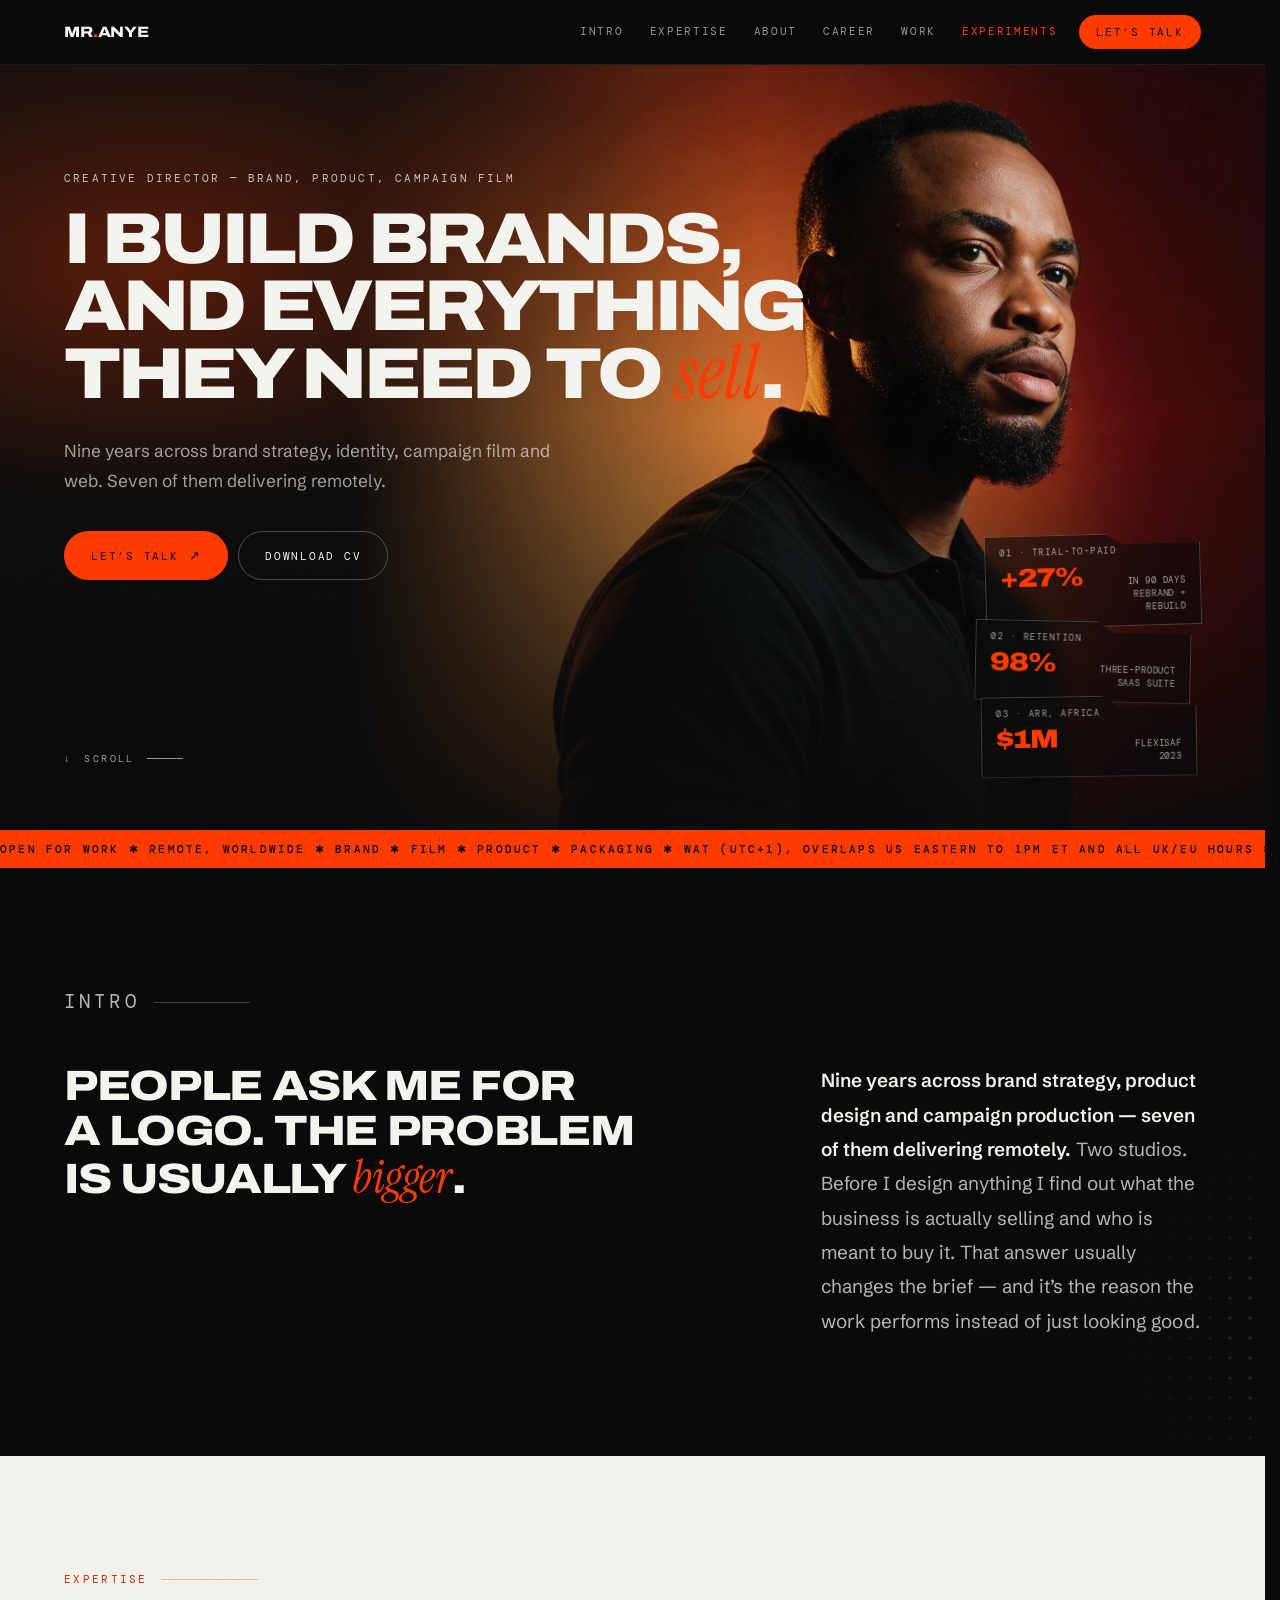
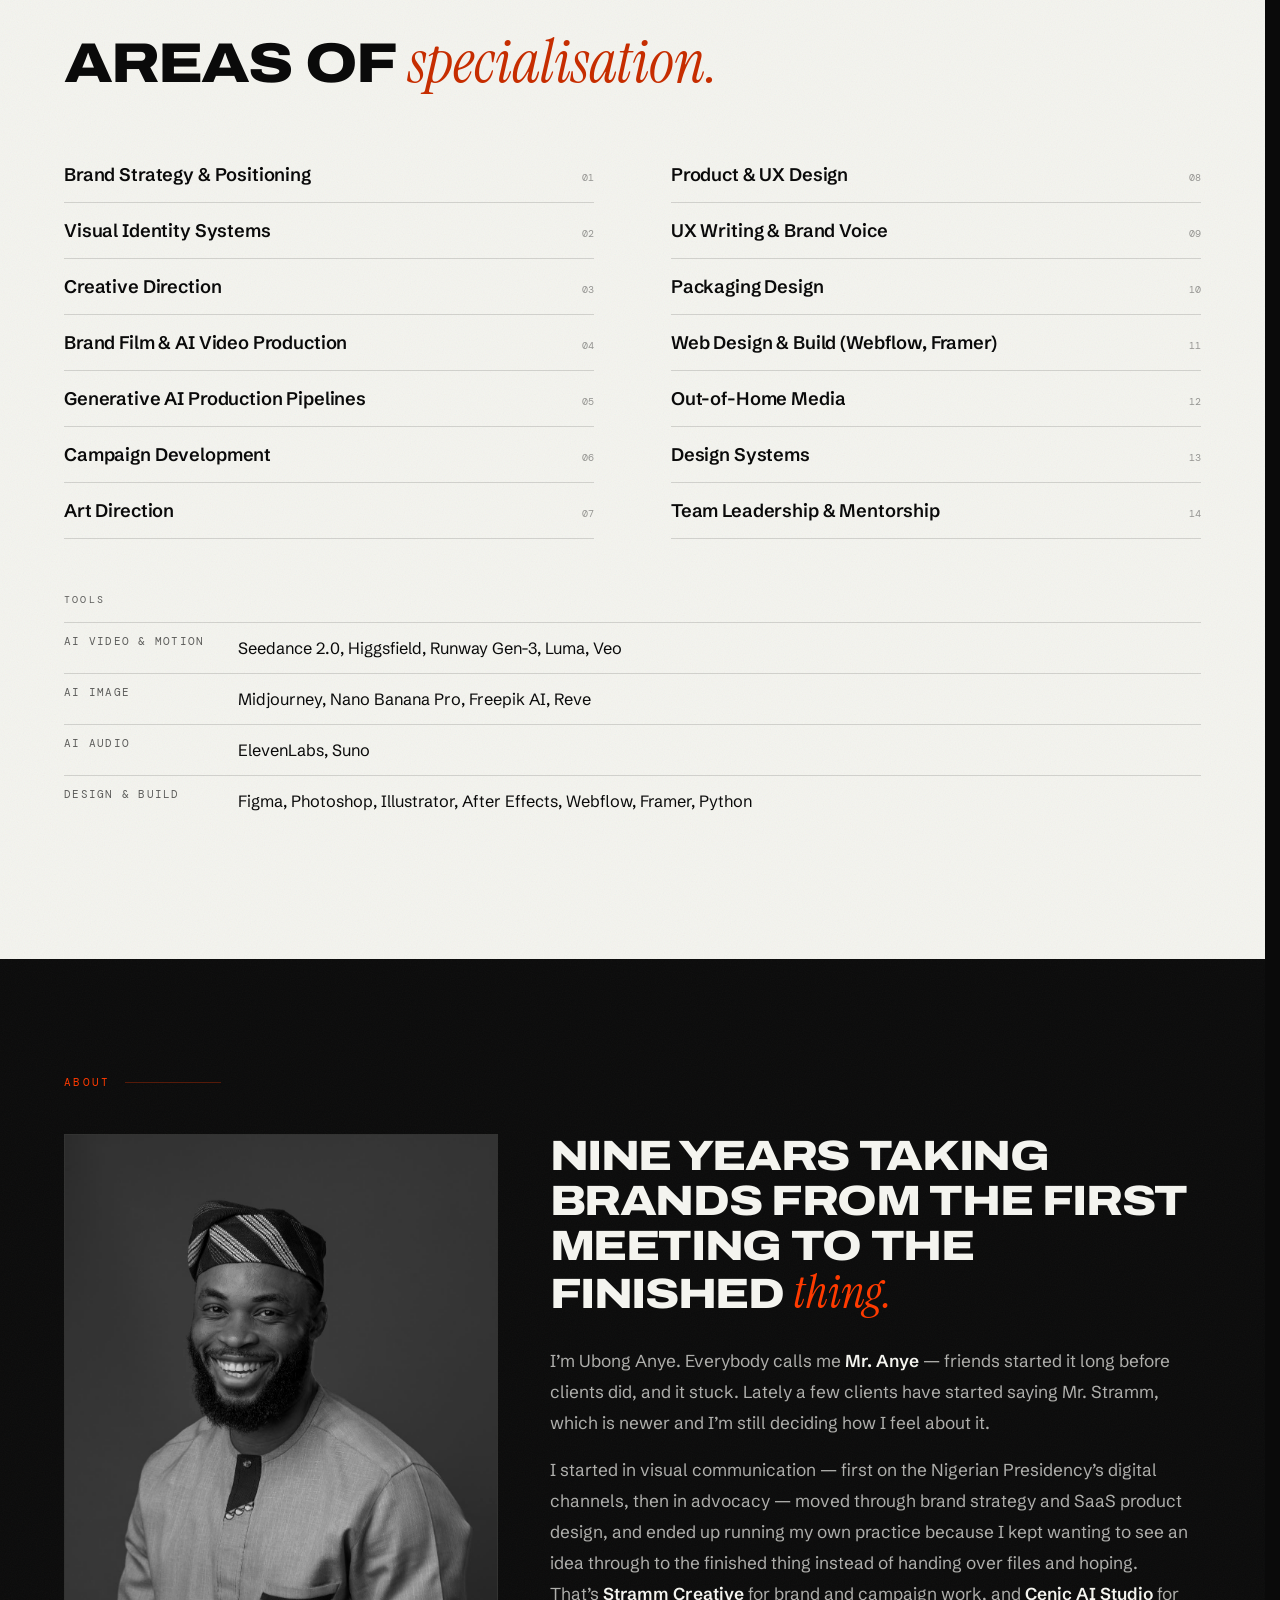
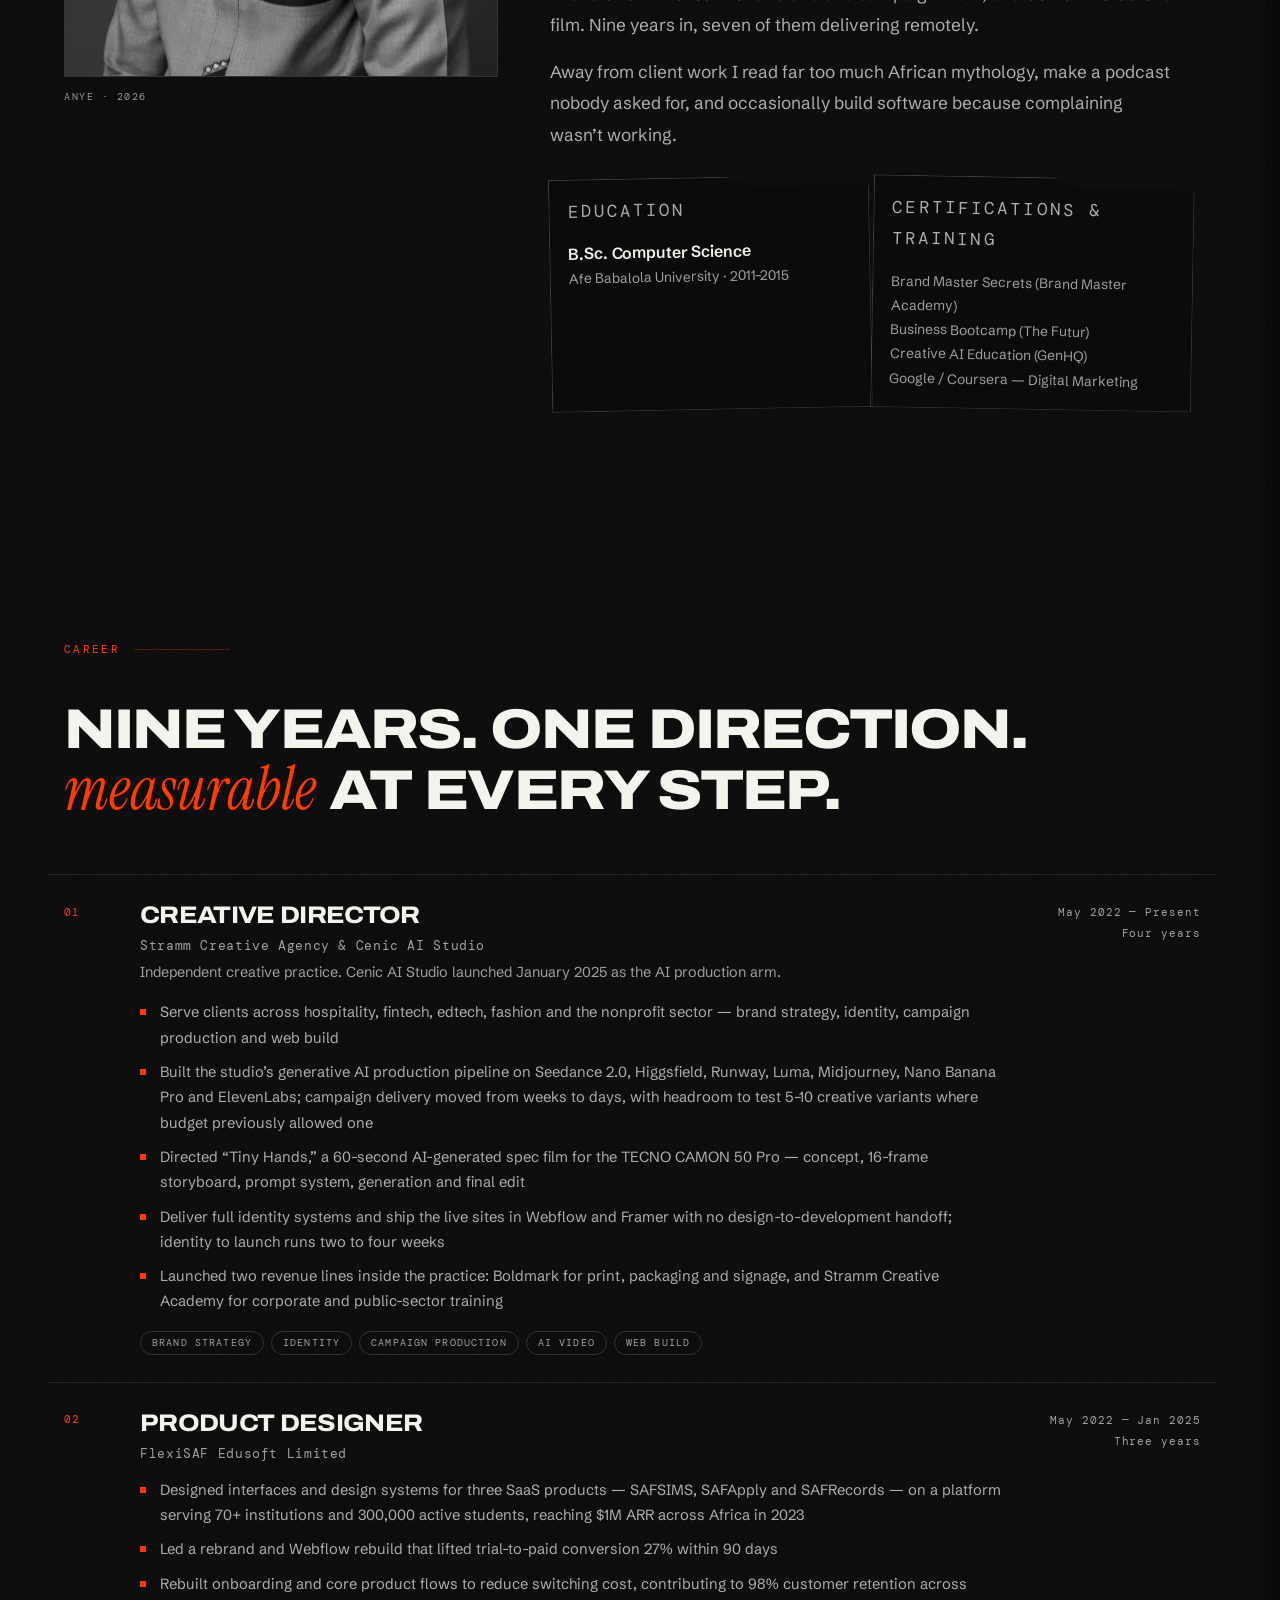
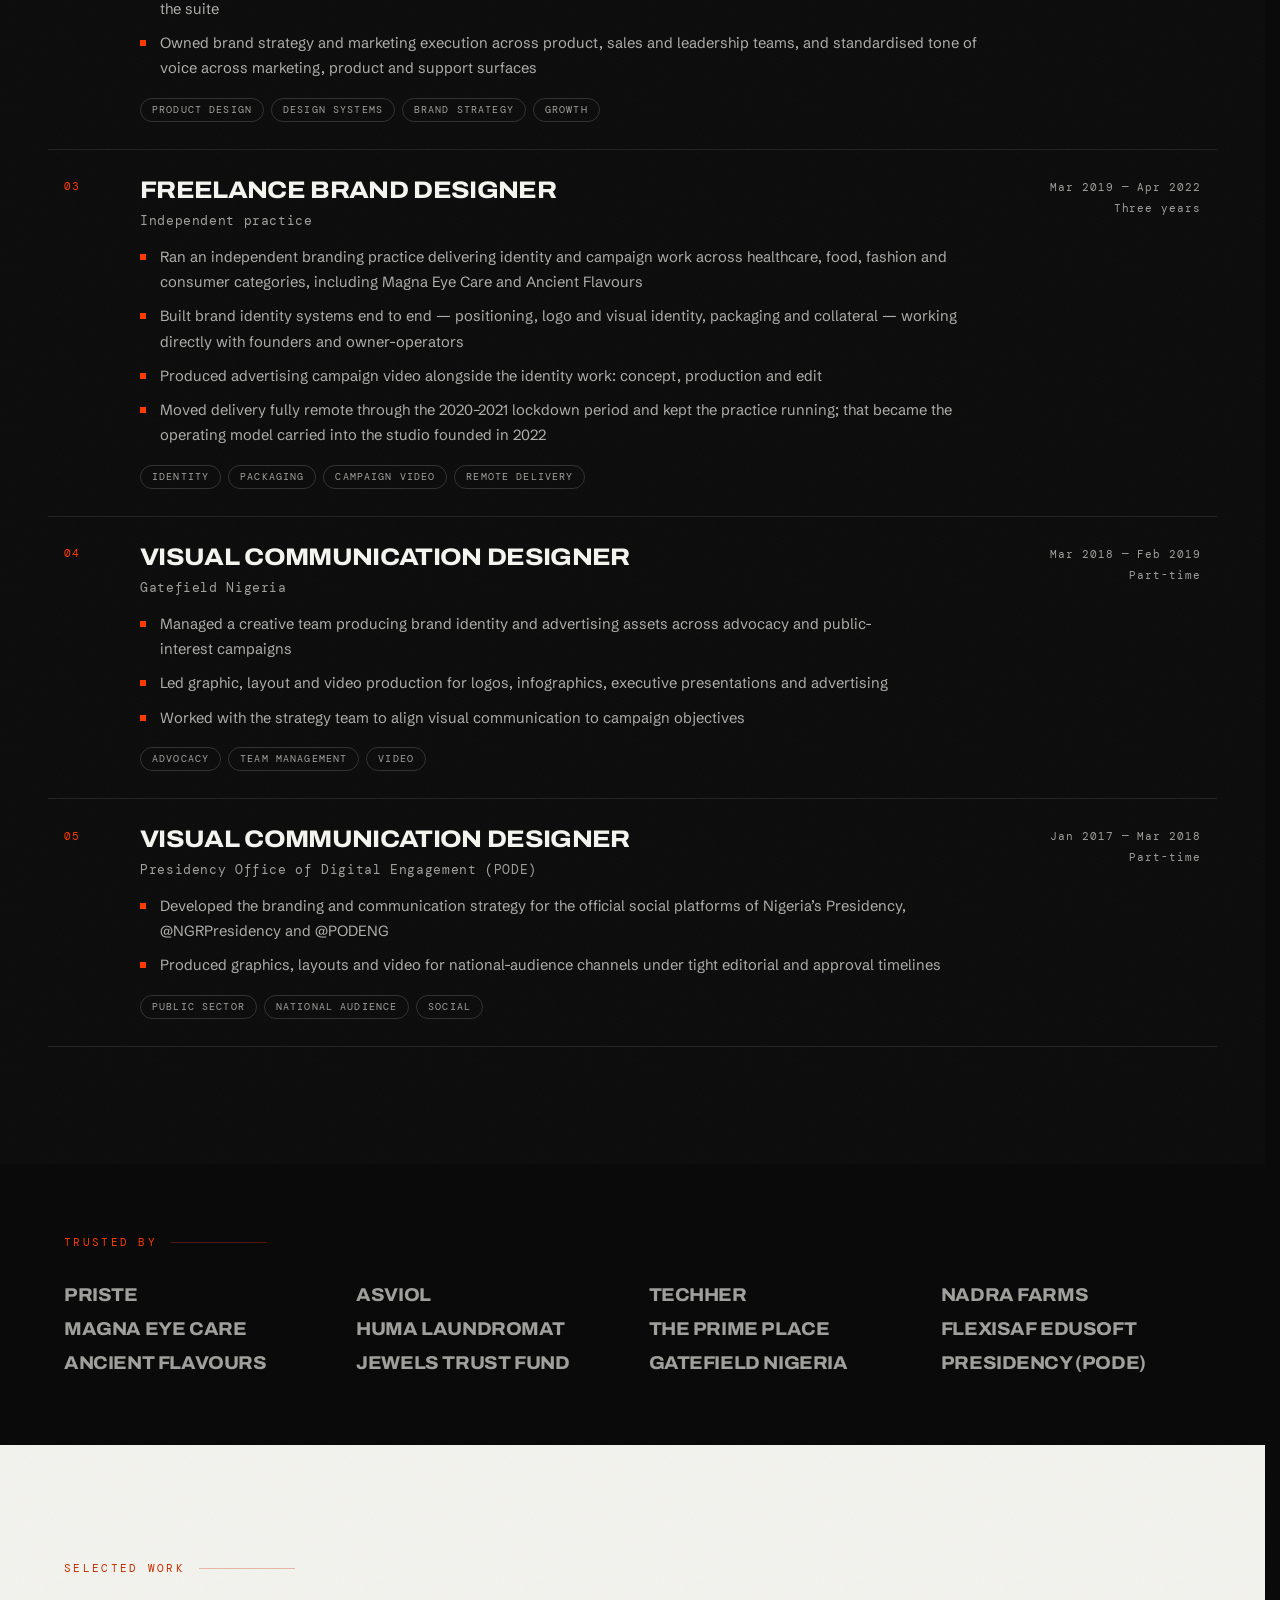
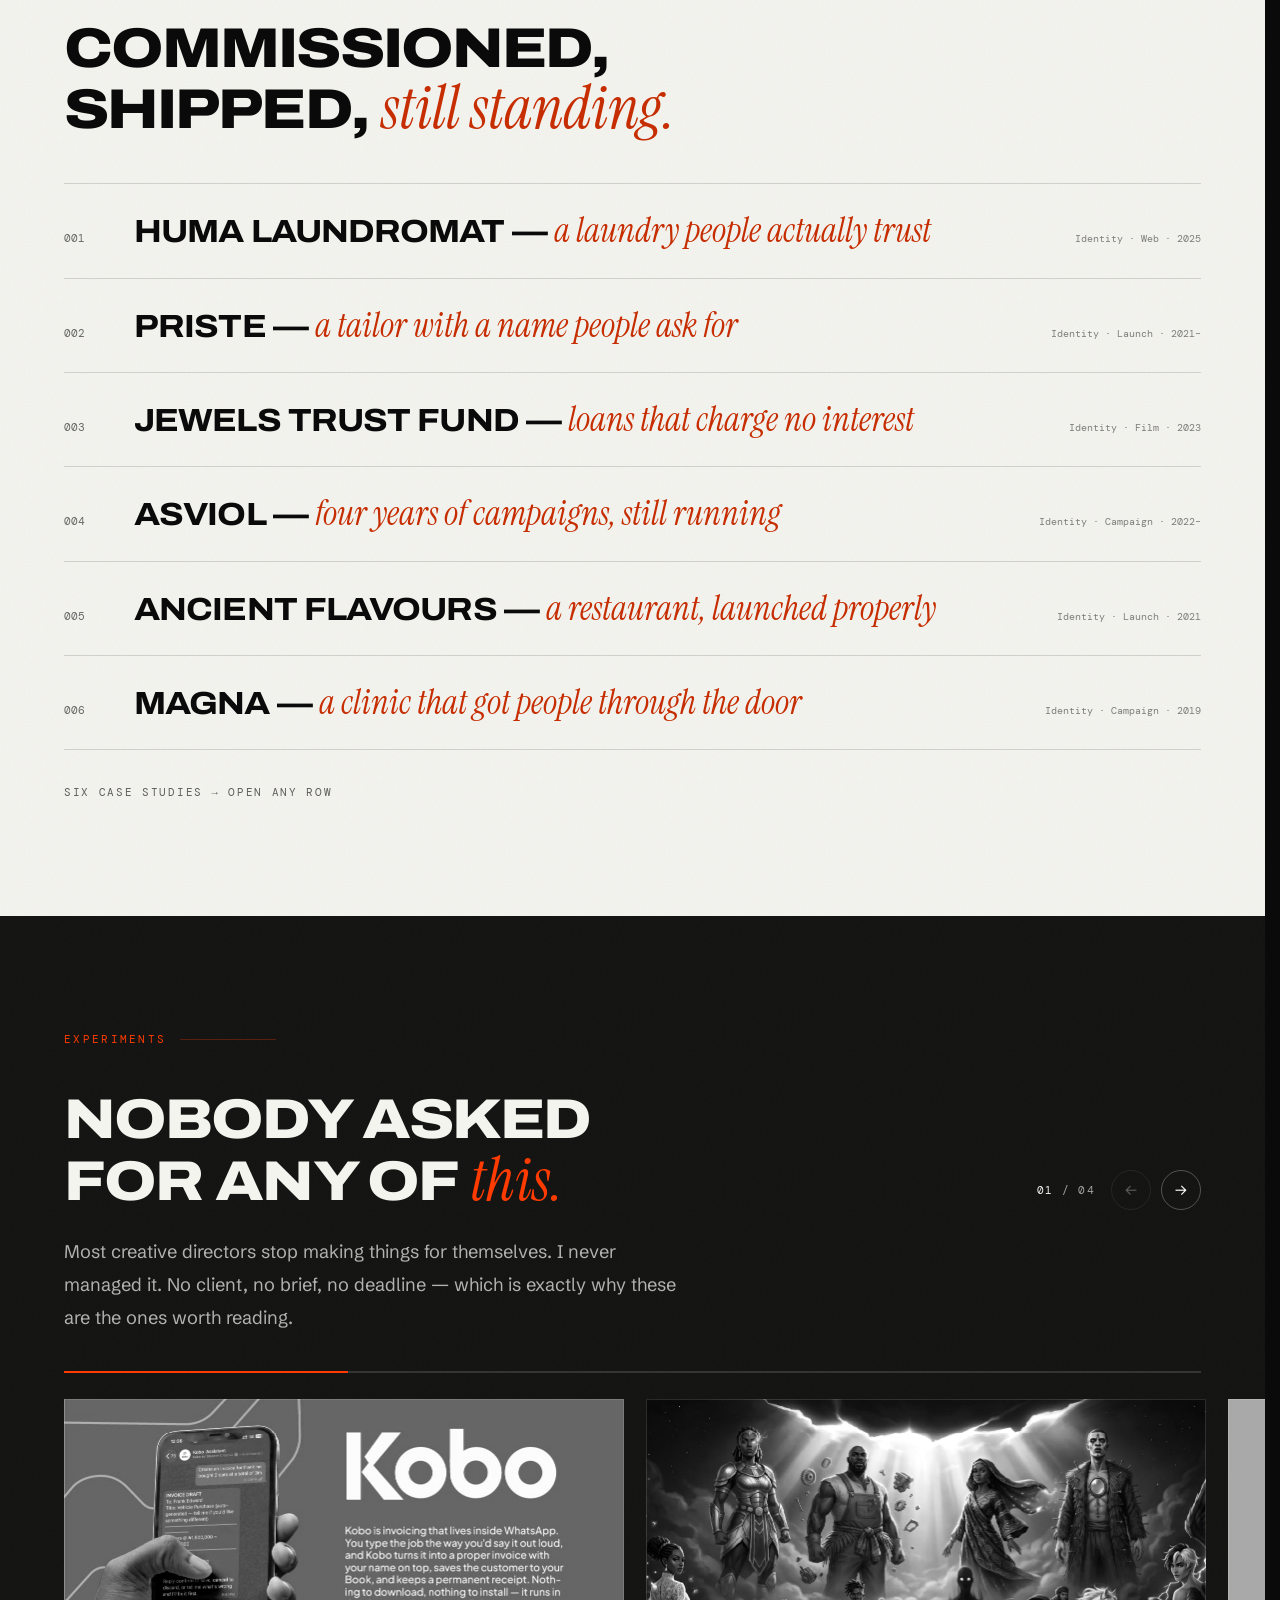
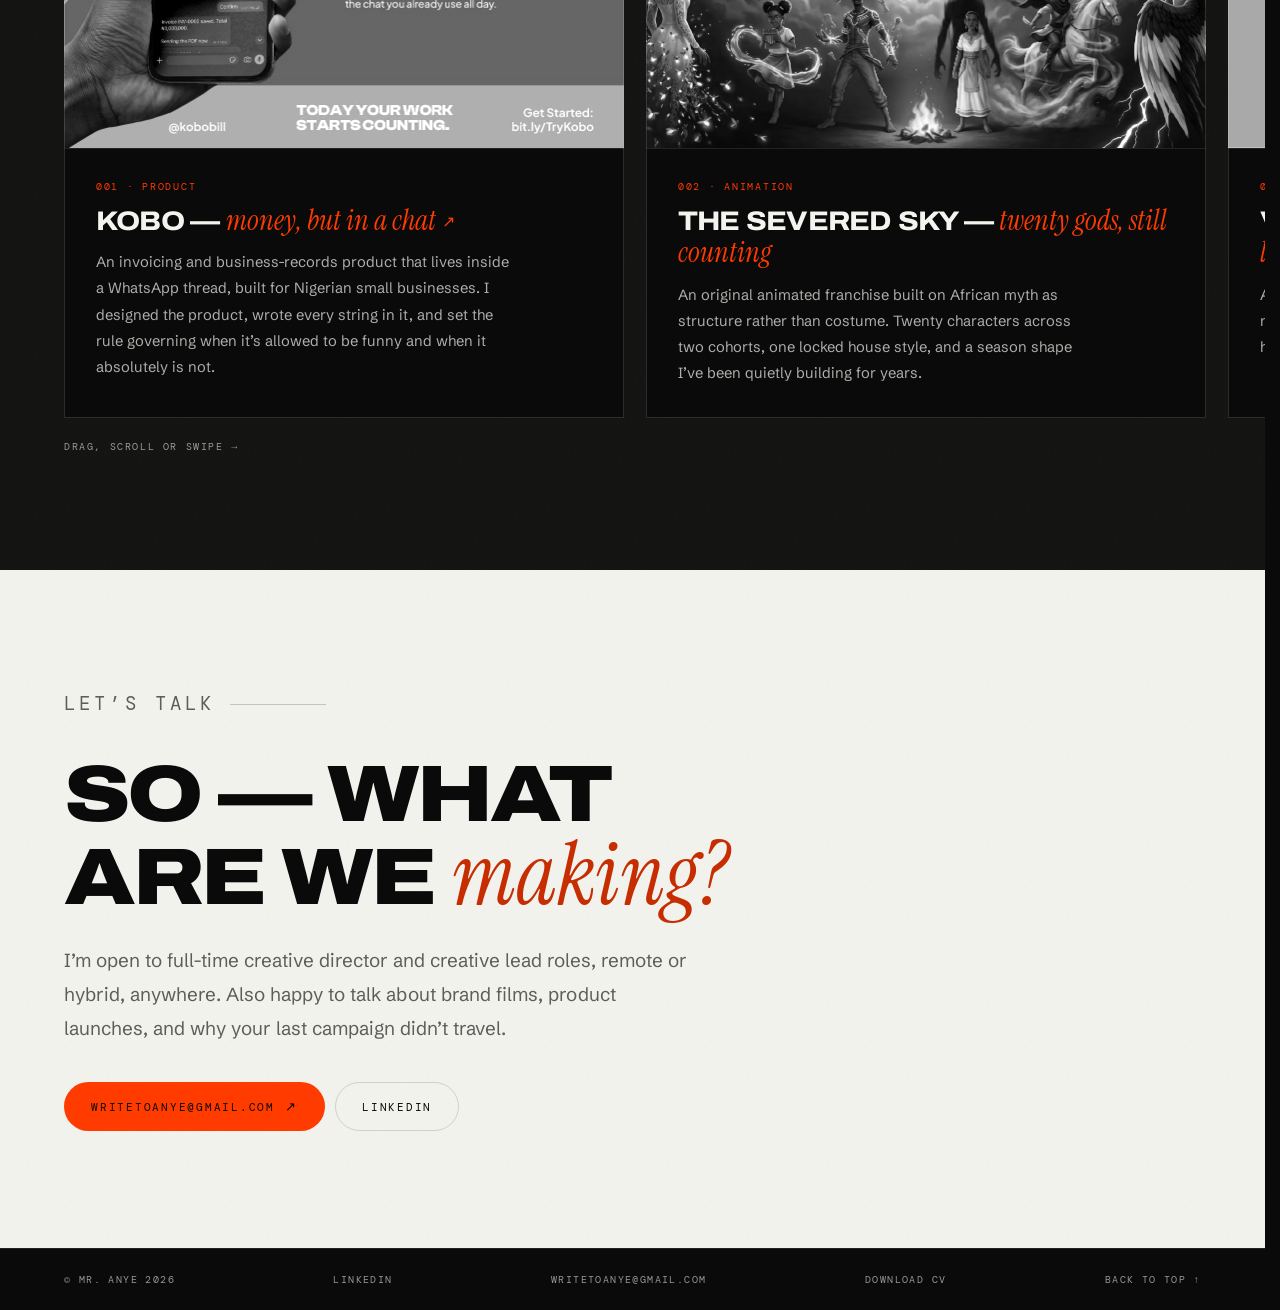
<file: index.html>
<!DOCTYPE html>
<html lang="en">
<head>
<meta charset="utf-8">
<meta name="viewport" content="width=device-width, initial-scale=1, viewport-fit=cover">
<title>Mr. Anye — Creative Director, Brand · Product · Campaign Film</title>
<meta name="description" content="Ubong Anye (Mr. Anye) — creative director working across brand strategy, identity, campaign film, product design and web. Nine years, seven of them remote.">
<meta name="theme-color" content="#0A0A0A">
<link rel="canonical" href="https://mranye.com/">

<meta property="og:type" content="website">
<meta property="og:title" content="Mr. Anye — Creative Director">
<meta property="og:description" content="I build brands, and everything they need to sell. Nine years across brand strategy, identity, campaign film and web.">
<meta property="og:image" content="img/opt/hero4.jpg">
<meta name="twitter:card" content="summary_large_image">

<link rel="icon" href="/favicon.ico" sizes="any">
<link rel="icon" type="image/png" sizes="32x32" href="/favicon-32.png">
<link rel="icon" type="image/png" sizes="16x16" href="/favicon-16.png">
<link rel="apple-touch-icon" sizes="180x180" href="/apple-touch-icon.png">
<link rel="manifest" href="/site.webmanifest">
<link rel="preconnect" href="https://fonts.googleapis.com">
<link rel="preconnect" href="https://fonts.gstatic.com" crossorigin>
<link href="https://fonts.googleapis.com/css2?family=Archivo:wdth,wght@62..125,400..900&family=Schibsted+Grotesk:wght@400;500;600;700&family=DM+Mono:wght@300;400;500&family=Instrument+Serif:ital@0;1&display=swap" rel="stylesheet">
<link rel="stylesheet" href="css/site.css">
</head>
<body>

<a class="skip" href="#main">Skip to content</a>
<div class="prog" data-prog aria-hidden="true"></div>
<div class="dot" data-dot aria-hidden="true"></div>

<div class="peek" data-peek-box aria-hidden="true">
  <img data-peek-img="huma"             src="img/peek/huma.jpg" alt="">
  <img data-peek-img="priste"           src="img/peek/priste.jpg" alt="">
  <img data-peek-img="jewels"           src="img/peek/jewels.jpg" alt="">
  <img data-peek-img="asviol"           src="img/peek/asviol.jpg" alt="">
  <img data-peek-img="ancient-flavours" src="img/peek/ancient-flavours.jpg" alt="">
  <img data-peek-img="magna"            src="img/peek/magna.jpg" alt="">
</div>

<!-- ============================ HEADER ============================ -->
<header class="head">
  <div class="head__in">
    <a class="brand" href="#top">Mr<span>.</span> Anye</a>

    <nav class="nav" aria-label="Primary">
      <a class="nav__link" href="#intro"       data-nav="intro"><span class="swap"><span class="swap__track"><span>Intro</span><span>Intro</span></span></span></a>
      <a class="nav__link" href="#expertise"   data-nav="expertise"><span class="swap"><span class="swap__track"><span>Expertise</span><span>Expertise</span></span></span></a>
      <a class="nav__link" href="#about"       data-nav="about"><span class="swap"><span class="swap__track"><span>About</span><span>About</span></span></span></a>
      <a class="nav__link" href="#career"      data-nav="career"><span class="swap"><span class="swap__track"><span>Career</span><span>Career</span></span></span></a>
      <a class="nav__link" href="#work"        data-nav="work"><span class="swap"><span class="swap__track"><span>Work</span><span>Work</span></span></span></a>
      <a class="nav__link" href="#experiments" data-nav="experiments"><span class="swap"><span class="swap__track"><span>Experiments</span><span>Experiments</span></span></span></a>
      <a class="btn btn--fill" href="#contact" data-mag style="margin-left:8px;padding:9px 16px">Let&rsquo;s talk</a>
    </nav>

    <button class="burger" data-burger type="button" aria-expanded="false" aria-controls="drawer" aria-label="Open menu"><i></i></button>
  </div>
</header>

<nav class="drawer" id="drawer" data-drawer aria-label="Mobile">
  <a href="#intro">Intro</a>
  <a href="#expertise">Expertise</a>
  <a href="#about">About</a>
  <a href="#career">Career</a>
  <a href="#work">Work</a>
  <a href="#experiments">Experiments</a>
  <a class="btn btn--fill" href="#contact">Let&rsquo;s talk <span class="arrow">&#8599;</span></a>
</nav>

<main id="main">

<!-- ============================ HERO ============================ -->
<section class="hero" id="top">
  <img class="hero__img" src="img/opt/hero4.jpg" alt="Portrait of Ubong Anye" fetchpriority="high" decoding="async" width="1920" height="1080">
  <div class="hero__glow" aria-hidden="true"></div>
  <div class="grain grain--dark" aria-hidden="true"></div>
  <div class="hero__scrim" aria-hidden="true"></div>

  <div class="hero__in">
    <div class="hero__copy">
      <p class="hero__kicker" data-rv>Creative director &mdash; brand, product, campaign film</p>
      <h1 data-rv data-d="1">I build brands,<br>and everything<br>they need to <em>sell</em>.</h1>
      <p class="hero__sub" data-rv data-d="2">Nine years across brand strategy, identity, campaign film and web. Seven of them delivering remotely.</p>
      <div class="cta-row hero__cta" data-rv data-d="3">
        <a class="btn btn--fill" href="mailto:writetoanye@gmail.com" target="_blank" rel="noopener" data-mag>Let&rsquo;s talk <span class="arrow">&#8599;</span></a>
        <a class="btn btn--ghost" href="Ubong-Anye-CV-2026.pdf" download="Ubong-Anye-CV-2026.pdf" data-mag>Download CV</a>
      </div>
    </div>

    <div class="hero__foot">
      <a class="cue" href="#intro">
        <span class="cue__arrow" aria-hidden="true">&#8595;</span>Scroll
        <span class="cue__line" aria-hidden="true"></span>
      </a>

      <div class="stats" data-rv data-d="3">
        <div class="stat">
          <span class="stat__tag">01 &middot; Trial-to-paid</span>
          <div class="stat__row">
            <b class="stat__num">+27%</b>
            <span class="stat__note">In 90 days<br>rebrand + rebuild</span>
          </div>
        </div>
        <div class="stat">
          <span class="stat__tag">02 &middot; Retention</span>
          <div class="stat__row">
            <b class="stat__num">98%</b>
            <span class="stat__note">Three-product<br>SaaS suite</span>
          </div>
        </div>
        <div class="stat">
          <span class="stat__tag">03 &middot; ARR, Africa</span>
          <div class="stat__row">
            <b class="stat__num">$1M</b>
            <span class="stat__note">FlexiSAF<br>2023</span>
          </div>
        </div>
      </div>
    </div>
  </div>
</section>

<!-- ============================ MARQUEE ============================ -->
<div class="mq" aria-hidden="true">
  <div class="mq__track" data-mq>
    <span>Open for work &#10033; Remote, worldwide &#10033; Brand &#10033; Film &#10033; Product &#10033; Packaging &#10033; WAT (UTC+1), overlaps US Eastern to 1pm ET and all UK/EU hours &#10033;&nbsp;</span>
  </div>
</div>

<!-- ============================ INTRO ============================ -->
<section class="section intro" id="intro">
  <div class="dots" aria-hidden="true"></div>
  <div class="shell">
    <p class="eyebrow" data-rv>Intro</p>
    <div class="two">
      <h2 data-rv>People ask me for<br>a logo. The problem<br>is usually <em>bigger</em>.</h2>
      <p data-rv data-d="1"><b>Nine years across brand strategy, product design and campaign production &mdash; seven of them delivering remotely.</b> Two studios. Before I design anything I find out what the business is actually selling and who is meant to buy it. That answer usually changes the brief &mdash; and it&rsquo;s the reason the work performs instead of just looking good.</p>
    </div>
  </div>
</section>

<!-- ============================ EXPERTISE ============================ -->
<section class="section section--light" id="expertise">
  <div class="grain grain--light" aria-hidden="true"></div>
  <div class="shell">
    <p class="eyebrow" data-rv>Expertise</p>
    <h2 class="h2" data-rv>Areas of <em>specialisation.</em></h2>

    <div class="skills" data-rv>
      <div>
        <div class="skill"><b>Brand Strategy &amp; Positioning</b><span>01</span></div>
        <div class="skill"><b>Visual Identity Systems</b><span>02</span></div>
        <div class="skill"><b>Creative Direction</b><span>03</span></div>
        <div class="skill"><b>Brand Film &amp; AI Video Production</b><span>04</span></div>
        <div class="skill"><b>Generative AI Production Pipelines</b><span>05</span></div>
        <div class="skill"><b>Campaign Development</b><span>06</span></div>
        <div class="skill"><b>Art Direction</b><span>07</span></div>
      </div>
      <div>
        <div class="skill"><b>Product &amp; UX Design</b><span>08</span></div>
        <div class="skill"><b>UX Writing &amp; Brand Voice</b><span>09</span></div>
        <div class="skill"><b>Packaging Design</b><span>10</span></div>
        <div class="skill"><b>Web Design &amp; Build (Webflow, Framer)</b><span>11</span></div>
        <div class="skill"><b>Out-of-Home Media</b><span>12</span></div>
        <div class="skill"><b>Design Systems</b><span>13</span></div>
        <div class="skill"><b>Team Leadership &amp; Mentorship</b><span>14</span></div>
      </div>
    </div>

    <div class="tools" data-rv>
      <p class="tools__h">Tools</p>
      <dl>
        <div class="tool"><dt>AI video &amp; motion</dt><dd>Seedance 2.0, Higgsfield, Runway Gen-3, Luma, Veo</dd></div>
        <div class="tool"><dt>AI image</dt><dd>Midjourney, Nano Banana Pro, Freepik AI, Reve</dd></div>
        <div class="tool"><dt>AI audio</dt><dd>ElevenLabs, Suno</dd></div>
        <div class="tool"><dt>Design &amp; build</dt><dd>Figma, Photoshop, Illustrator, After Effects, Webflow, Framer, Python</dd></div>
      </dl>
    </div>
  </div>
</section>

<!-- ============================ ABOUT ============================ -->
<section class="section" id="about">
  <div class="grain grain--dark" aria-hidden="true"></div>
  <div class="shell">
    <p class="eyebrow" data-rv>About</p>
    <div class="about">
      <figure data-rv style="margin:0">
        <div class="portrait">
          <img src="portrait.jpg" alt="Mr. Anye" loading="lazy" decoding="async" width="1440" height="1440">
        </div>
        <figcaption class="portrait__cap"><span>Anye &middot; 2026</span></figcaption>
      </figure>

      <div>
        <h2 data-rv>Nine years taking brands from the first meeting to the finished <em>thing.</em></h2>
        <p data-rv>I&rsquo;m Ubong Anye. Everybody calls me <b>Mr. Anye</b> &mdash; friends started it long before clients did, and it stuck. Lately a few clients have started saying Mr. Stramm, which is newer and I&rsquo;m still deciding how I feel about it.</p>
        <p data-rv>I started in visual communication &mdash; first on the Nigerian Presidency&rsquo;s digital channels, then in advocacy &mdash; moved through brand strategy and SaaS product design, and ended up running my own practice because I kept wanting to see an idea through to the finished thing instead of handing over files and hoping. That&rsquo;s <b>Stramm Creative</b> for brand and campaign work, and <b>Cenic AI Studio</b> for film. Nine years in, seven of them delivering remotely.</p>
        <p data-rv>Away from client work I read far too much African mythology, make a podcast nobody asked for, and occasionally build software because complaining wasn&rsquo;t working.</p>

        <div class="edu" data-rv>
          <div class="card">
            <p class="card__h">Education</p>
            <b>B.Sc. Computer Science</b>
            <span>Afe Babalola University &middot; 2011&ndash;2015</span>
          </div>
          <div class="card">
            <p class="card__h">Certifications &amp; training</p>
            <span>Brand Master Secrets (Brand Master Academy)<br>Business Bootcamp (The Futur)<br>Creative AI Education (GenHQ)<br>Google / Coursera &mdash; Digital Marketing</span>
          </div>
        </div>
      </div>
    </div>
  </div>
</section>

<!-- ============================ CAREER ============================ -->
<section class="section" id="career">
  <div class="grain grain--dark" aria-hidden="true"></div>
  <div class="shell">
    <p class="eyebrow" data-rv>Career</p>
    <h2 class="h2" data-rv style="max-width:24ch">Nine years. One direction.<br><em>Measurable</em> at every step.</h2>

    <article class="job" data-rv>
      <div class="job__n">01</div>
      <div class="job__body">
        <h3>Creative Director</h3>
        <p class="job__org">Stramm Creative Agency &amp; Cenic AI Studio</p>
        <p class="job__note">Independent creative practice. Cenic AI Studio launched January 2025 as the AI production arm.</p>
        <ul>
          <li>Serve clients across hospitality, fintech, edtech, fashion and the nonprofit sector &mdash; brand strategy, identity, campaign production and web build</li>
          <li>Built the studio&rsquo;s generative AI production pipeline on Seedance 2.0, Higgsfield, Runway, Luma, Midjourney, Nano Banana Pro and ElevenLabs; campaign delivery moved from weeks to days, with headroom to test 5&ndash;10 creative variants where budget previously allowed one</li>
          <li>Directed &ldquo;Tiny Hands,&rdquo; a 60-second AI-generated spec film for the TECNO CAMON 50 Pro &mdash; concept, 16-frame storyboard, prompt system, generation and final edit</li>
          <li>Deliver full identity systems and ship the live sites in Webflow and Framer with no design-to-development handoff; identity to launch runs two to four weeks</li>
          <li>Launched two revenue lines inside the practice: Boldmark for print, packaging and signage, and Stramm Creative Academy for corporate and public-sector training</li>
        </ul>
        <div class="tags"><span>Brand Strategy</span><span>Identity</span><span>Campaign Production</span><span>AI Video</span><span>Web Build</span></div>
      </div>
      <p class="job__date">May 2022 &mdash; Present<br>Four years</p>
    </article>

    <article class="job" data-rv>
      <div class="job__n">02</div>
      <div class="job__body">
        <h3>Product Designer</h3>
        <p class="job__org">FlexiSAF Edusoft Limited</p>
        <ul>
          <li>Designed interfaces and design systems for three SaaS products &mdash; SAFSIMS, SAFApply and SAFRecords &mdash; on a platform serving 70+ institutions and 300,000 active students, reaching $1M ARR across Africa in 2023</li>
          <li>Led a rebrand and Webflow rebuild that lifted trial-to-paid conversion 27% within 90 days</li>
          <li>Rebuilt onboarding and core product flows to reduce switching cost, contributing to 98% customer retention across the suite</li>
          <li>Owned brand strategy and marketing execution across product, sales and leadership teams, and standardised tone of voice across marketing, product and support surfaces</li>
        </ul>
        <div class="tags"><span>Product Design</span><span>Design Systems</span><span>Brand Strategy</span><span>Growth</span></div>
      </div>
      <p class="job__date">May 2022 &mdash; Jan 2025<br>Three years</p>
    </article>

    <article class="job" data-rv>
      <div class="job__n">03</div>
      <div class="job__body">
        <h3>Freelance Brand Designer</h3>
        <p class="job__org">Independent practice</p>
        <ul>
          <li>Ran an independent branding practice delivering identity and campaign work across healthcare, food, fashion and consumer categories, including Magna Eye Care and Ancient Flavours</li>
          <li>Built brand identity systems end to end &mdash; positioning, logo and visual identity, packaging and collateral &mdash; working directly with founders and owner-operators</li>
          <li>Produced advertising campaign video alongside the identity work: concept, production and edit</li>
          <li>Moved delivery fully remote through the 2020&ndash;2021 lockdown period and kept the practice running; that became the operating model carried into the studio founded in 2022</li>
        </ul>
        <div class="tags"><span>Identity</span><span>Packaging</span><span>Campaign Video</span><span>Remote Delivery</span></div>
      </div>
      <p class="job__date">Mar 2019 &mdash; Apr 2022<br>Three years</p>
    </article>

    <article class="job" data-rv>
      <div class="job__n">04</div>
      <div class="job__body">
        <h3>Visual Communication Designer</h3>
        <p class="job__org">Gatefield Nigeria</p>
        <ul>
          <li>Managed a creative team producing brand identity and advertising assets across advocacy and public-interest campaigns</li>
          <li>Led graphic, layout and video production for logos, infographics, executive presentations and advertising</li>
          <li>Worked with the strategy team to align visual communication to campaign objectives</li>
        </ul>
        <div class="tags"><span>Advocacy</span><span>Team Management</span><span>Video</span></div>
      </div>
      <p class="job__date">Mar 2018 &mdash; Feb 2019<br>Part-time</p>
    </article>

    <article class="job" data-rv>
      <div class="job__n">05</div>
      <div class="job__body">
        <h3>Visual Communication Designer</h3>
        <p class="job__org">Presidency Office of Digital Engagement (PODE)</p>
        <ul>
          <li>Developed the branding and communication strategy for the official social platforms of Nigeria&rsquo;s Presidency, @NGRPresidency and @PODENG</li>
          <li>Produced graphics, layouts and video for national-audience channels under tight editorial and approval timelines</li>
        </ul>
        <div class="tags"><span>Public Sector</span><span>National Audience</span><span>Social</span></div>
      </div>
      <p class="job__date">Jan 2017 &mdash; Mar 2018<br>Part-time</p>
    </article>
  </div>
</section>

<!-- ============================ CLIENTS ============================ -->
<section class="section" aria-label="Clients">
  <div class="shell" style="padding-block:clamp(48px,8vh,88px)">
    <p class="eyebrow" data-rv style="margin-bottom:clamp(24px,4vh,44px)">Trusted by</p>
    <div class="roster" data-rv>
      <span>Priste</span><span>ASVIOL</span><span>TechHer</span><span>Nadra Farms</span>
      <span>Magna Eye Care</span><span>Huma Laundromat</span><span>The Prime Place</span><span>FlexiSAF Edusoft</span>
      <span>Ancient Flavours</span><span>Jewels Trust Fund</span><span>Gatefield Nigeria</span><span>Presidency (PODE)</span>
    </div>
  </div>
</section>

<!-- ============================ SELECTED WORK ============================ -->
<section class="section section--light" id="work">
  <div class="grain grain--light" aria-hidden="true"></div>
  <div class="shell">
    <p class="eyebrow" data-rv>Selected work</p>
    <h2 class="h2" data-rv style="max-width:18ch;margin-bottom:clamp(28px,5vh,56px)">Commissioned, shipped, <em>still standing.</em></h2>

    <a class="work-row" data-rv data-peek="huma" href="case-studies.html#huma">
      <span class="work-row__n">001</span>
      <span class="work-row__t">Huma Laundromat &mdash; <em>a laundry people actually trust</em></span>
      <span class="work-row__m">Identity &middot; Web &middot; 2025</span>
    </a>
    <a class="work-row" data-rv data-peek="priste" href="case-studies.html#priste">
      <span class="work-row__n">002</span>
      <span class="work-row__t">Priste &mdash; <em>a tailor with a name people ask for</em></span>
      <span class="work-row__m">Identity &middot; Launch &middot; 2021&ndash;</span>
    </a>
    <a class="work-row" data-rv data-peek="jewels" href="case-studies.html#jewels">
      <span class="work-row__n">003</span>
      <span class="work-row__t">Jewels Trust Fund &mdash; <em>loans that charge no interest</em></span>
      <span class="work-row__m">Identity &middot; Film &middot; 2023</span>
    </a>
    <a class="work-row" data-rv data-peek="asviol" href="case-studies.html#asviol">
      <span class="work-row__n">004</span>
      <span class="work-row__t">ASVIOL &mdash; <em>four years of campaigns, still running</em></span>
      <span class="work-row__m">Identity &middot; Campaign &middot; 2022&ndash;</span>
    </a>
    <a class="work-row" data-rv data-peek="ancient-flavours" href="case-studies.html#ancient-flavours">
      <span class="work-row__n">005</span>
      <span class="work-row__t">Ancient Flavours &mdash; <em>a restaurant, launched properly</em></span>
      <span class="work-row__m">Identity &middot; Launch &middot; 2021</span>
    </a>
    <a class="work-row" data-rv data-peek="magna" href="case-studies.html#magna">
      <span class="work-row__n">006</span>
      <span class="work-row__t">Magna &mdash; <em>a clinic that got people through the door</em></span>
      <span class="work-row__m">Identity &middot; Campaign &middot; 2019</span>
    </a>

    <p class="work-note" data-rv>Six case studies &#8594; open any row</p>
  </div>
</section>

<!-- ============================ EXPERIMENTS ============================ -->
<section class="section exp" id="experiments">
  <div class="grain grain--dark" aria-hidden="true"></div>
  <div class="shell">
    <p class="eyebrow" data-rv>Experiments</p>

    <div class="exp__head">
      <h2 data-rv>Nobody asked<br>for any of <em>this.</em></h2>
      <div class="exp__nav">
        <p class="exp__count"><b data-hs-cur>01</b> / 04</p>
        <button class="rnd" type="button" data-hs-prev aria-label="Previous experiment" aria-controls="hs">&#8592;</button>
        <button class="rnd" type="button" data-hs-next aria-label="Next experiment" aria-controls="hs">&#8594;</button>
      </div>
    </div>

    <p class="exp__lede" data-rv>Most creative directors stop making things for themselves. I never managed it. No client, no brief, no deadline &mdash; which is exactly why these are the ones worth reading.</p>
    <div class="exp__rail" aria-hidden="true"><i data-hs-prog></i></div>

    <div class="hs" id="hs" data-hs tabindex="0" role="region" aria-label="Self-directed experiments, horizontally scrollable">
      <article class="expcard">
        <div class="expcard__ring" aria-hidden="true"></div>
        <div class="expcard__fig"><img src="img/opt/kobo.jpg" loading="lazy" decoding="async" width="1121" height="700" alt="Kobo — product design, UX writing and brand voice"></div>
        <div class="expcard__body">
          <span class="expcard__tag">001 &middot; Product</span>
          <h3><a class="expcard__link" href="https://wa.me/2349162709659?text=Hi%2C%20I%20want%20to%20try%20Kobo%20for%20my%20business." target="_blank" rel="noopener" aria-label="Open a WhatsApp chat to try Kobo">Kobo &mdash; <em>money, but in a chat</em> <span class="arrow" aria-hidden="true">&#8599;</span></a></h3>
          <p>An invoicing and business-records product that lives inside a WhatsApp thread, built for Nigerian small businesses. I designed the product, wrote every string in it, and set the rule governing when it&rsquo;s allowed to be funny and when it absolutely is not.</p>
        </div>
      </article>

      <article class="expcard">
        <div class="expcard__ring" aria-hidden="true"></div>
        <div class="expcard__fig"><img src="img/opt/severed-sky.jpg" loading="lazy" decoding="async" width="1121" height="700" alt="The Severed Sky — character design and animation direction"></div>
        <div class="expcard__body">
          <span class="expcard__tag">002 &middot; Animation</span>
          <h3>The Severed Sky &mdash; <em>twenty gods, still counting</em></h3>
          <p>An original animated franchise built on African myth as structure rather than costume. Twenty characters across two cohorts, one locked house style, and a season shape I&rsquo;ve been quietly building for years.</p>
        </div>
      </article>

      <article class="expcard">
        <div class="expcard__ring" aria-hidden="true"></div>
        <div class="expcard__fig"><img src="img/opt/victor-of-calvary.jpg" loading="lazy" decoding="async" width="1121" height="700" alt="Victor of Calvary — apparel brand identity and merchandise"></div>
        <div class="expcard__body">
          <span class="expcard__tag">003 &middot; Apparel</span>
          <h3><a class="expcard__link" href="https://www.instagram.com/victorofcalvary/" target="_blank" rel="noopener" aria-label="Victor of Calvary on Instagram">Victor of Calvary &mdash; <em>quiet faith, loud fit</em> <span class="arrow" aria-hidden="true">&#8599;</span></a></h3>
          <p>A covert Christian streetwear label. One symbol per face, nothing preachy on the garment, everything carried on the hang-tag. Drop 01 shipped as TETELESTAI.</p>
        </div>
      </article>

      <article class="expcard">
        <div class="expcard__ring" aria-hidden="true"></div>
        <div class="expcard__fig"><img src="img/opt/tiny-hands.jpg" loading="lazy" decoding="async" width="1121" height="700" alt="Tiny Hands — AI-generated brand film direction"></div>
        <div class="expcard__body">
          <span class="expcard__tag">004 &middot; Film</span>
          <h3><a class="expcard__link" href="https://youtu.be/26-krq6O_n8" target="_blank" rel="noopener" aria-label="Watch Tiny Hands on YouTube">Tiny Hands &mdash; <em>a phone ad nobody commissioned</em> <span class="arrow" aria-hidden="true">&#8599;</span></a></h3>
          <p>A 60-second AI-generated spec film for the TECNO CAMON 50 Pro. Concept, 16-frame storyboard, prompt system, generation and final edit &mdash; all of it mine, none of it briefed.</p>
        </div>
      </article>
    </div>

    <p class="hs__hint">Drag, scroll or swipe &#8594;</p>
  </div>
</section>

<!-- ============================ CONTACT ============================ -->
<section class="section section--light contact" id="contact">
  <div class="grain grain--light" aria-hidden="true"></div>
  <div class="shell">
    <p class="eyebrow" data-rv>Let&rsquo;s talk</p>
    <h2 data-rv>So &mdash; what<br>are we <em>making?</em></h2>
    <p data-rv>I&rsquo;m open to full-time creative director and creative lead roles, remote or hybrid, anywhere. Also happy to talk about brand films, product launches, and why your last campaign didn&rsquo;t travel.</p>
    <div class="cta-row" data-rv>
      <a class="btn btn--fill" href="mailto:writetoanye@gmail.com" target="_blank" rel="noopener" data-mag>writetoanye@gmail.com <span class="arrow">&#8599;</span></a>
      <a class="btn btn--ghost" href="https://linkedin.com/in/mranye" rel="me noopener" target="_blank" data-mag>LinkedIn</a>
    </div>
  </div>
</section>

</main>

<!-- ============================ FOOTER ============================ -->
<footer class="foot">
  <div class="foot__in">
    <span>&copy; Mr. Anye 2026</span>
    <a href="https://linkedin.com/in/mranye" rel="me noopener" target="_blank">LinkedIn</a>
    <a href="mailto:writetoanye@gmail.com" target="_blank" rel="noopener">writetoanye@gmail.com</a>
    <a href="Ubong-Anye-CV-2026.pdf" download="Ubong-Anye-CV-2026.pdf">Download CV</a>
    <a href="#top">Back to top &#8593;</a>
  </div>
</footer>

<script src="js/site.js" defer></script>
</body>
</html>
</file>
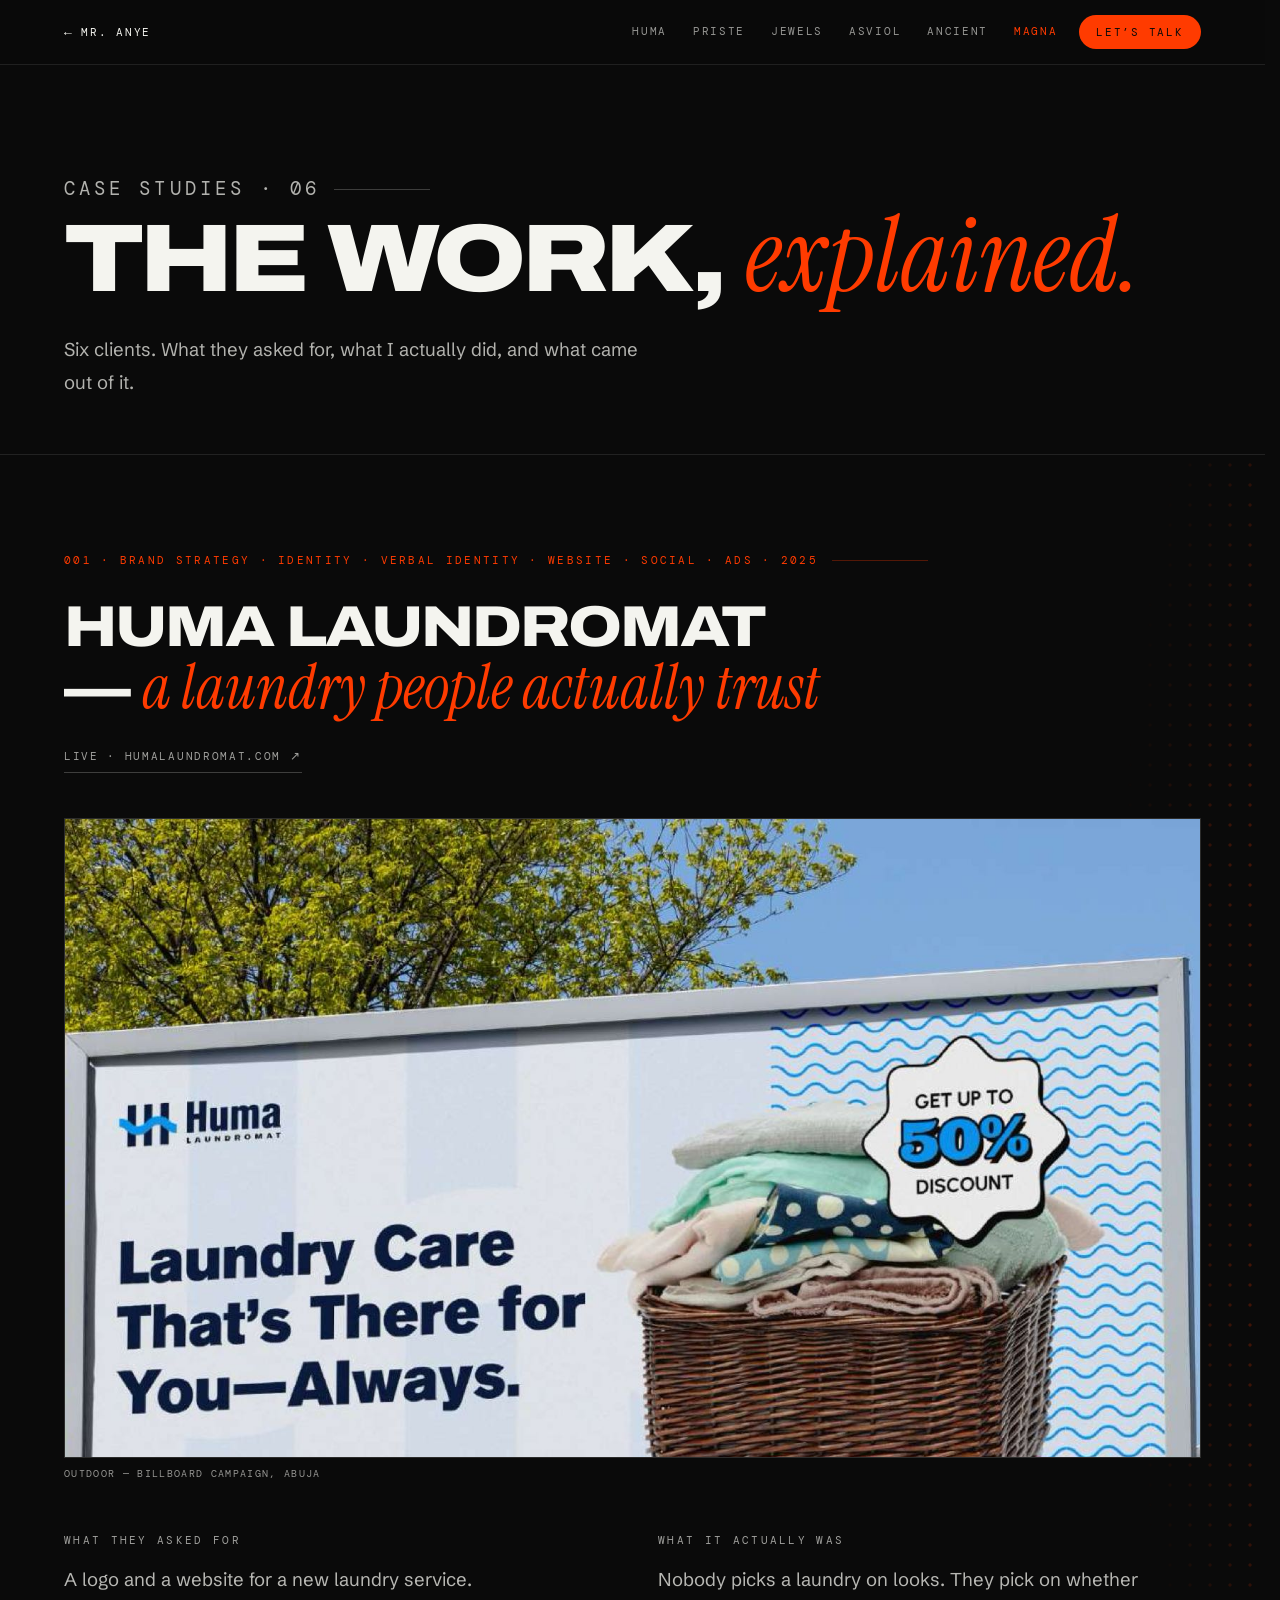
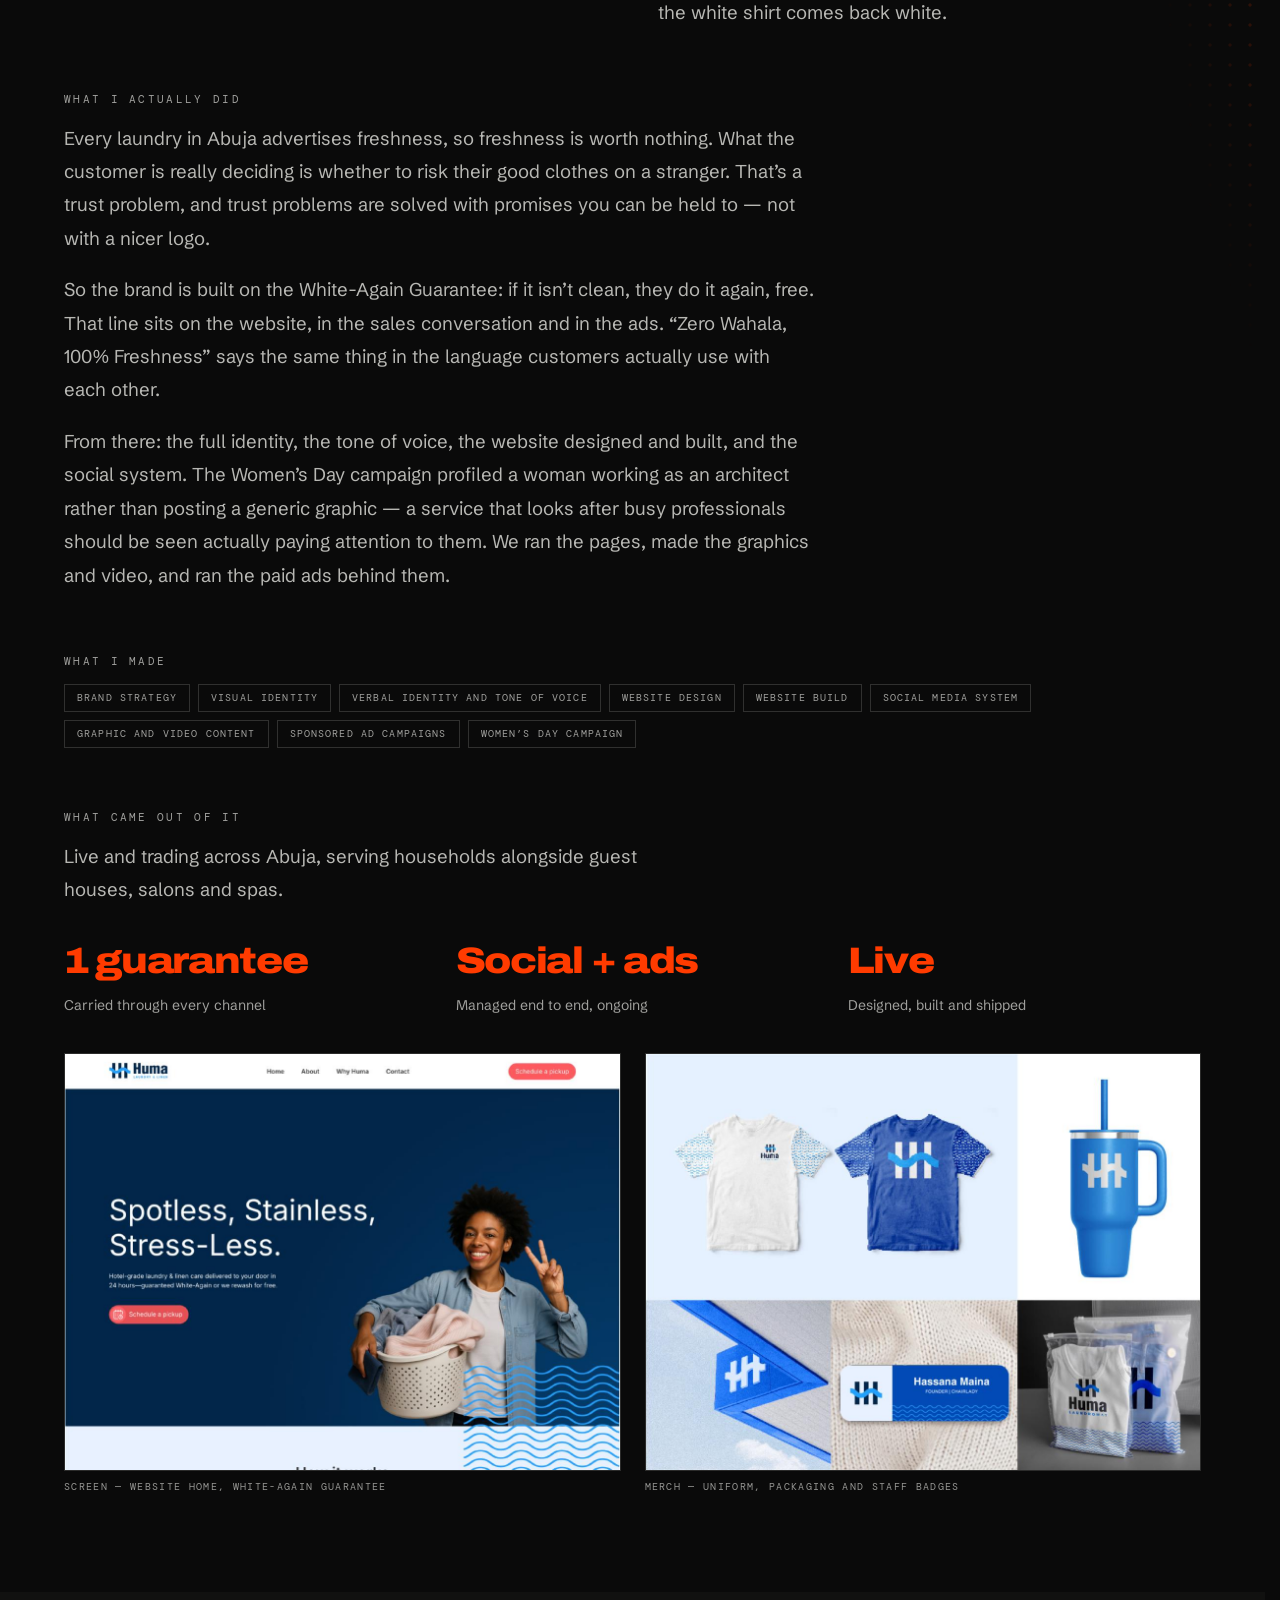
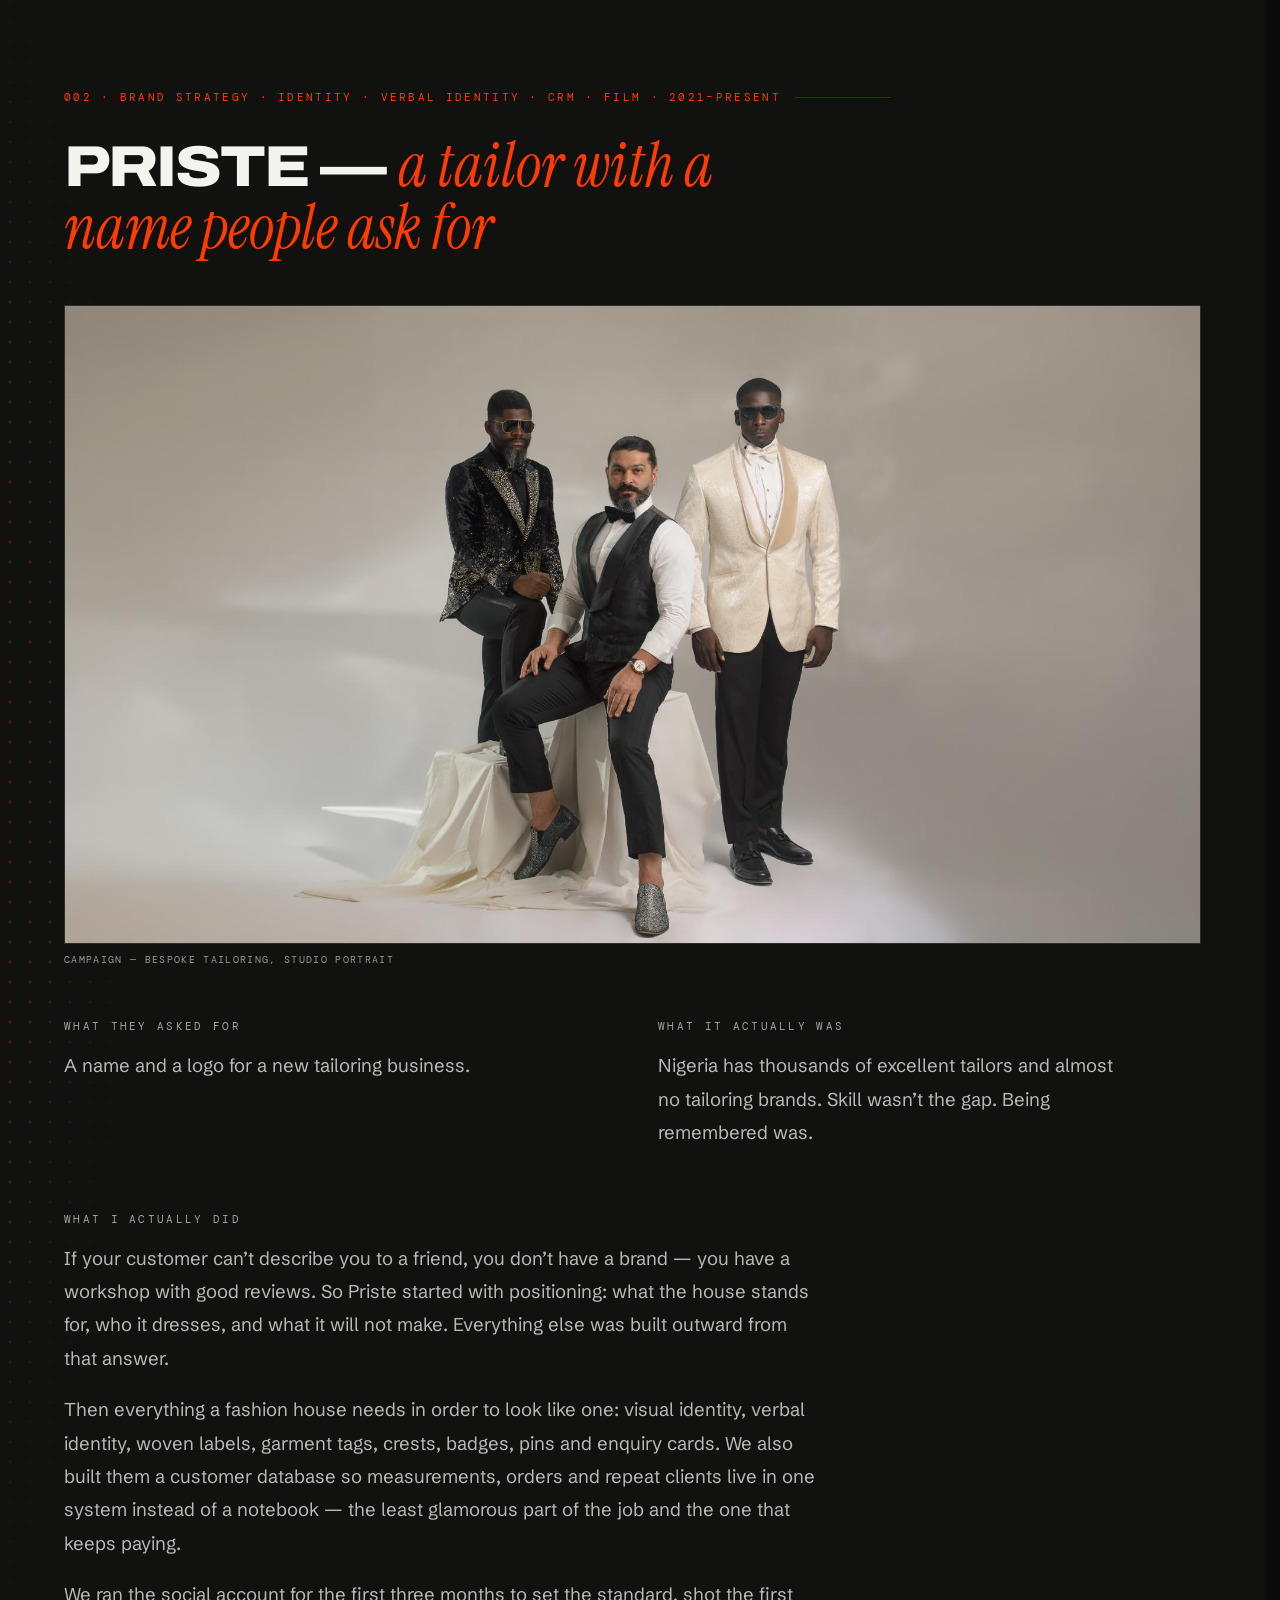
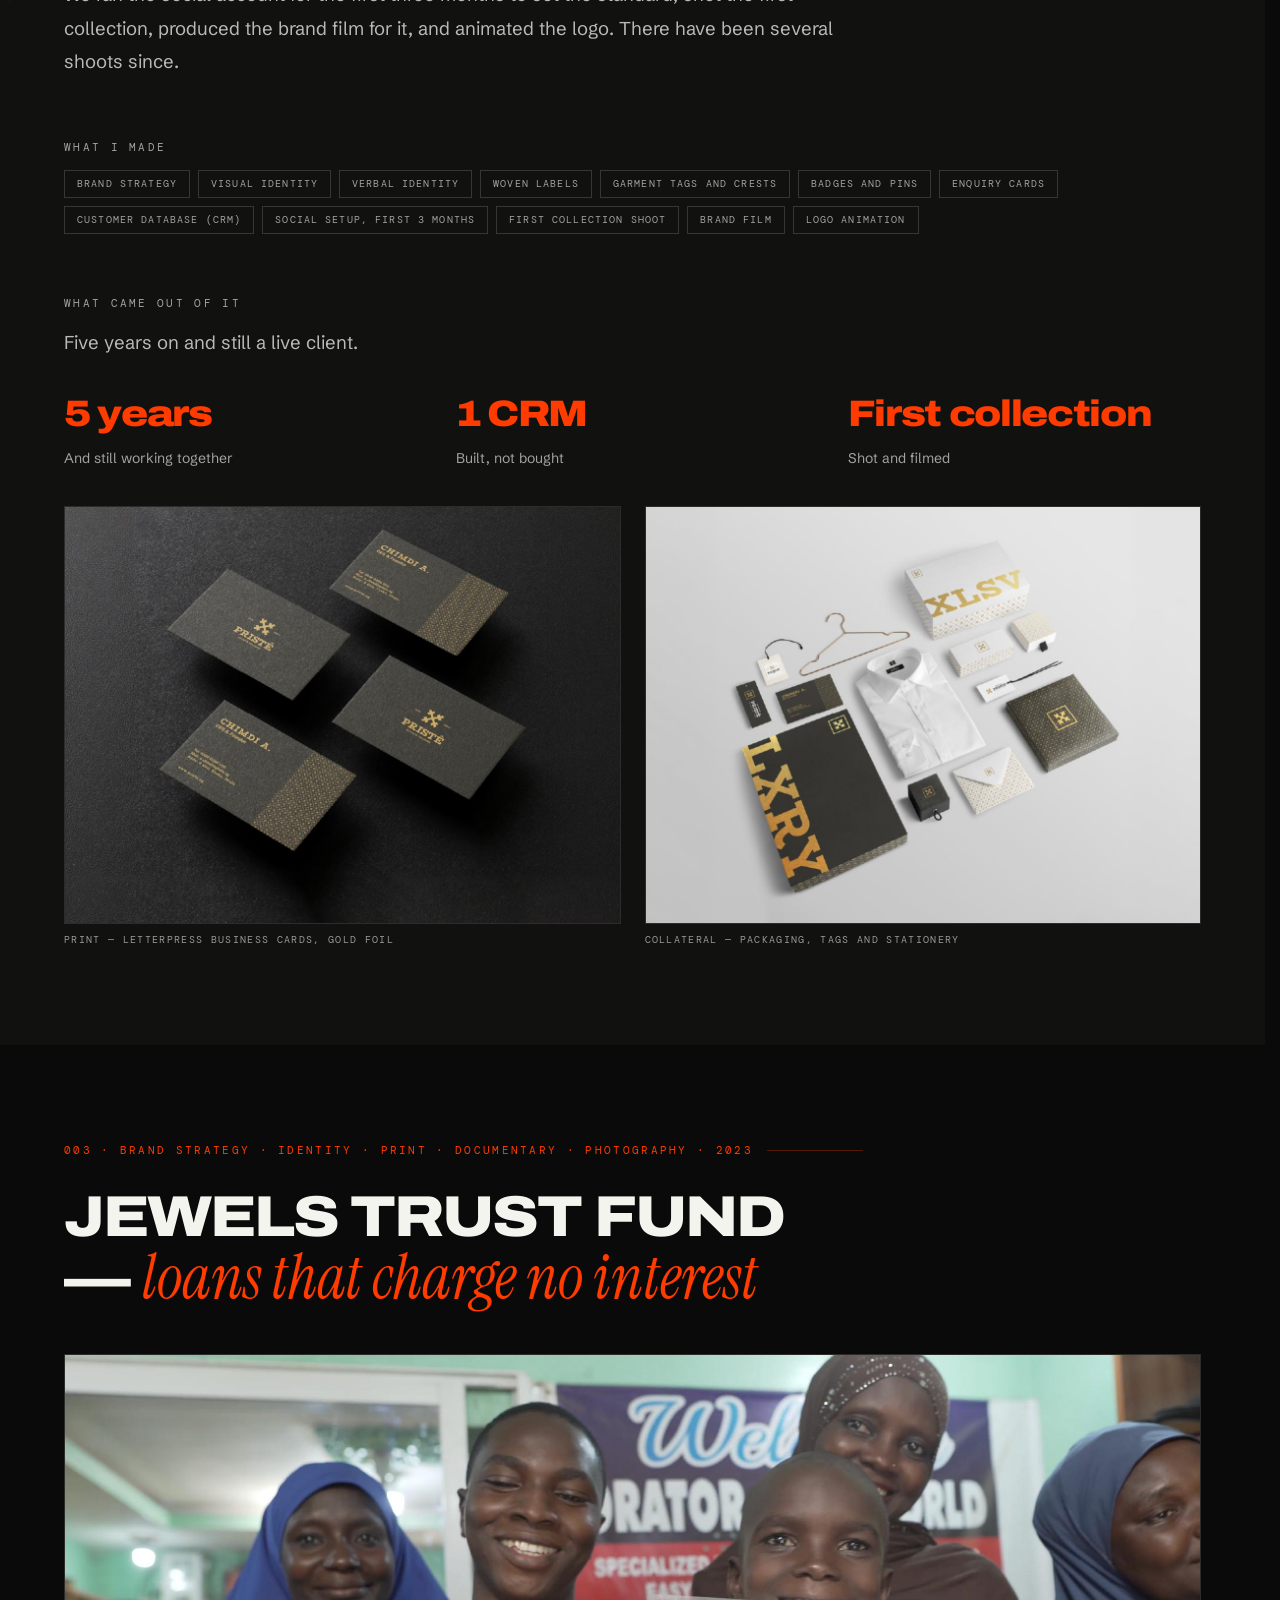
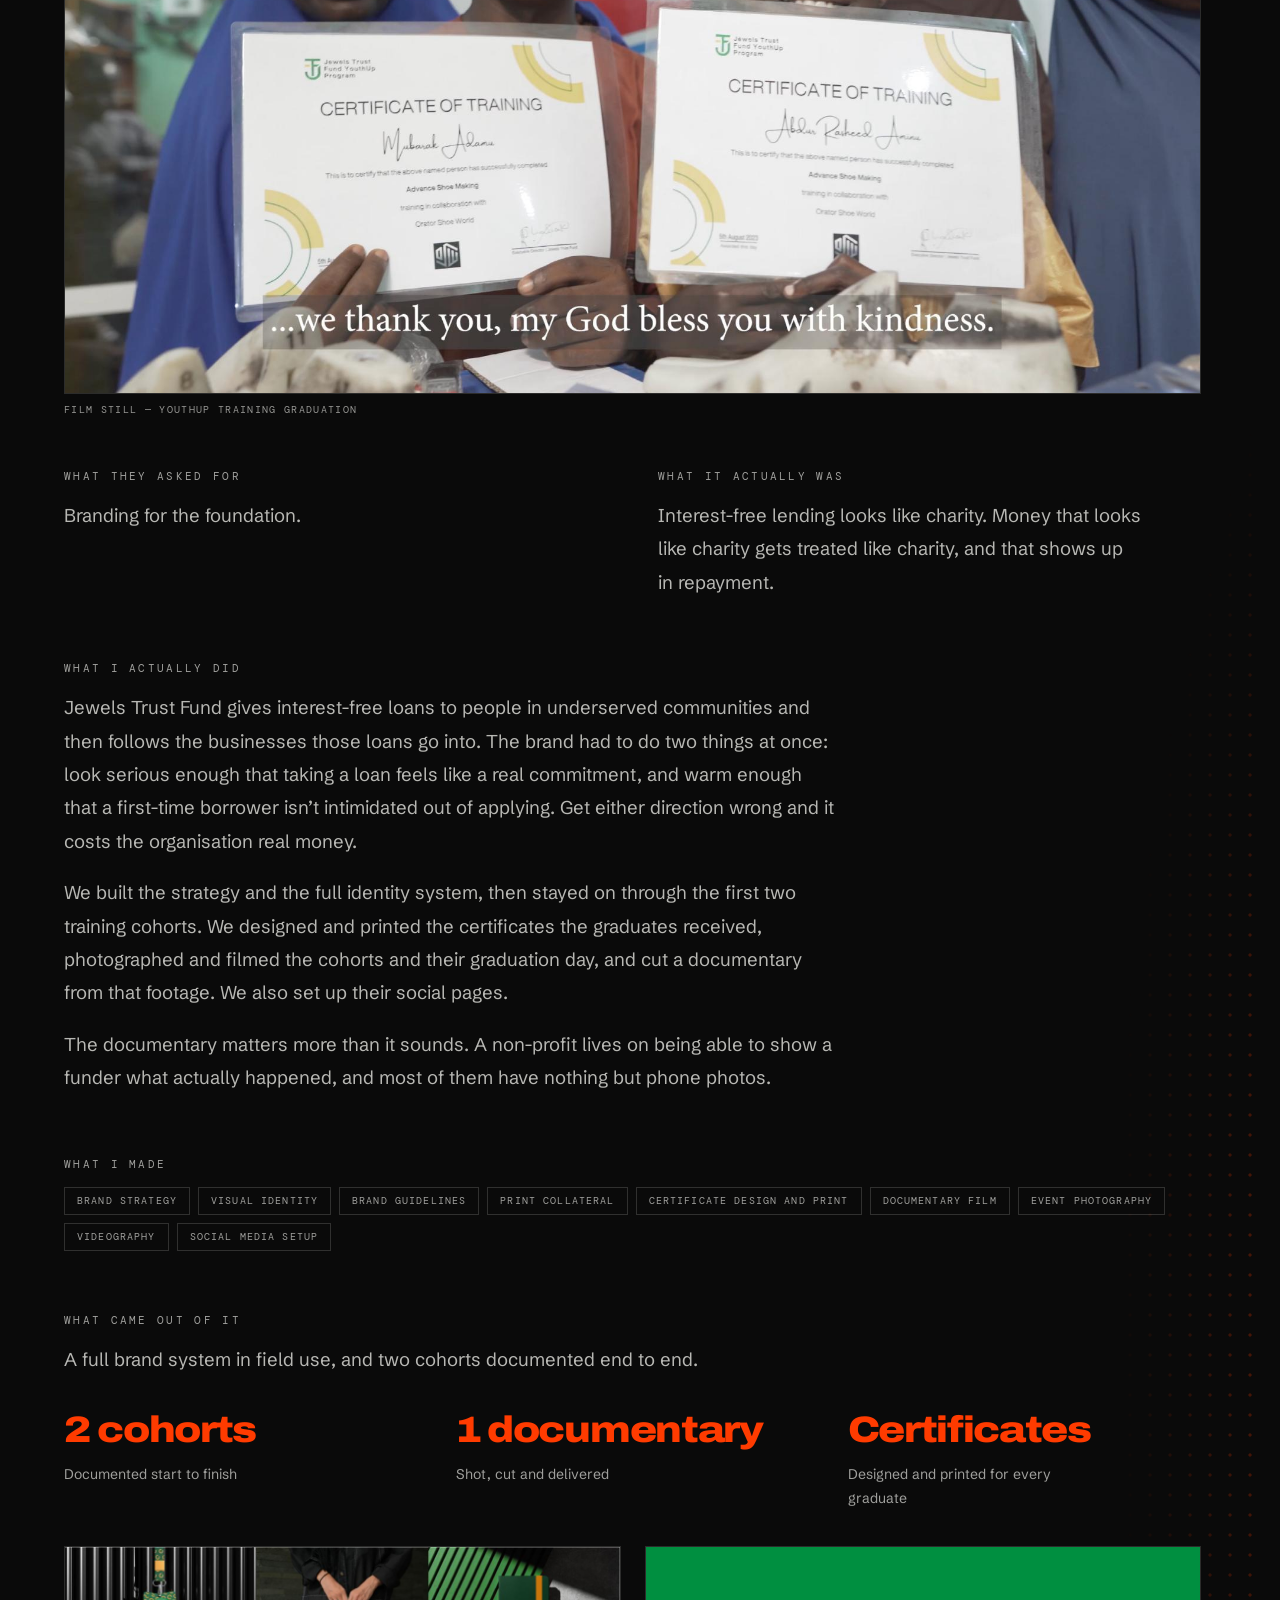
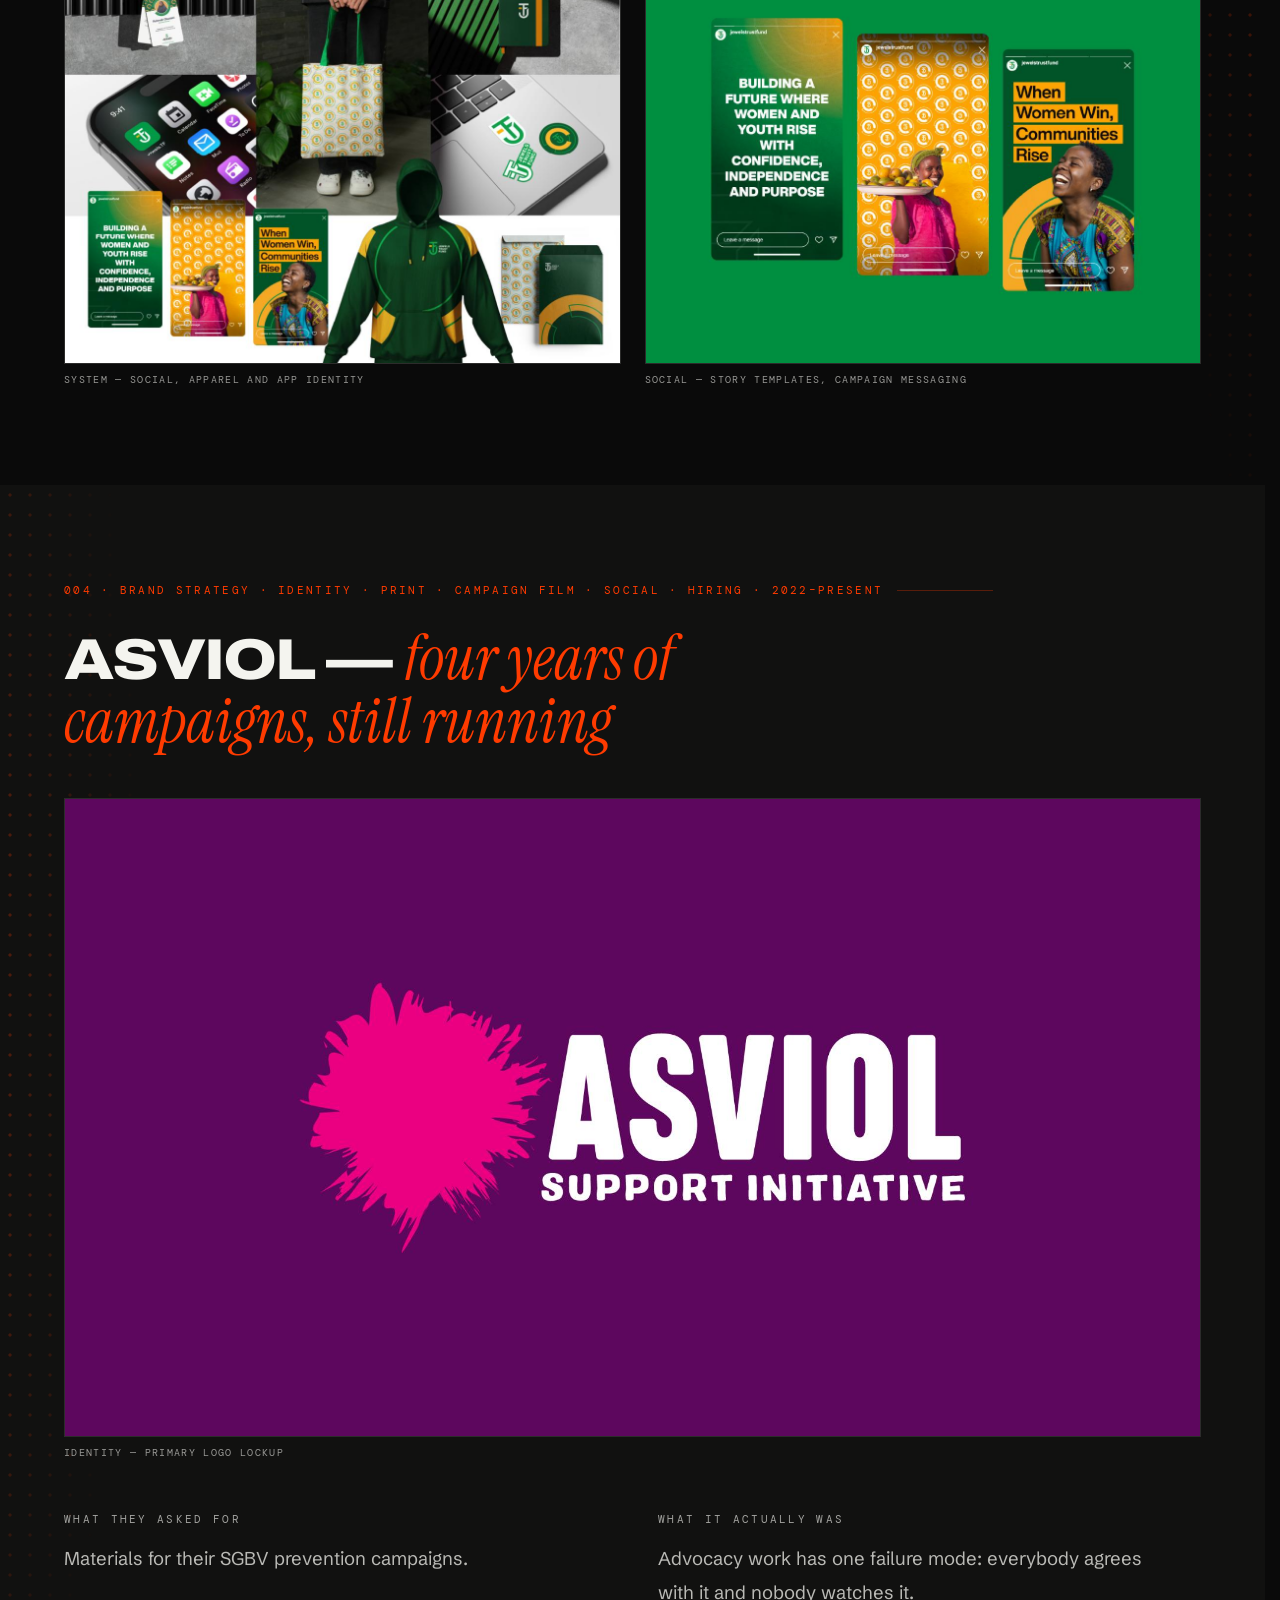
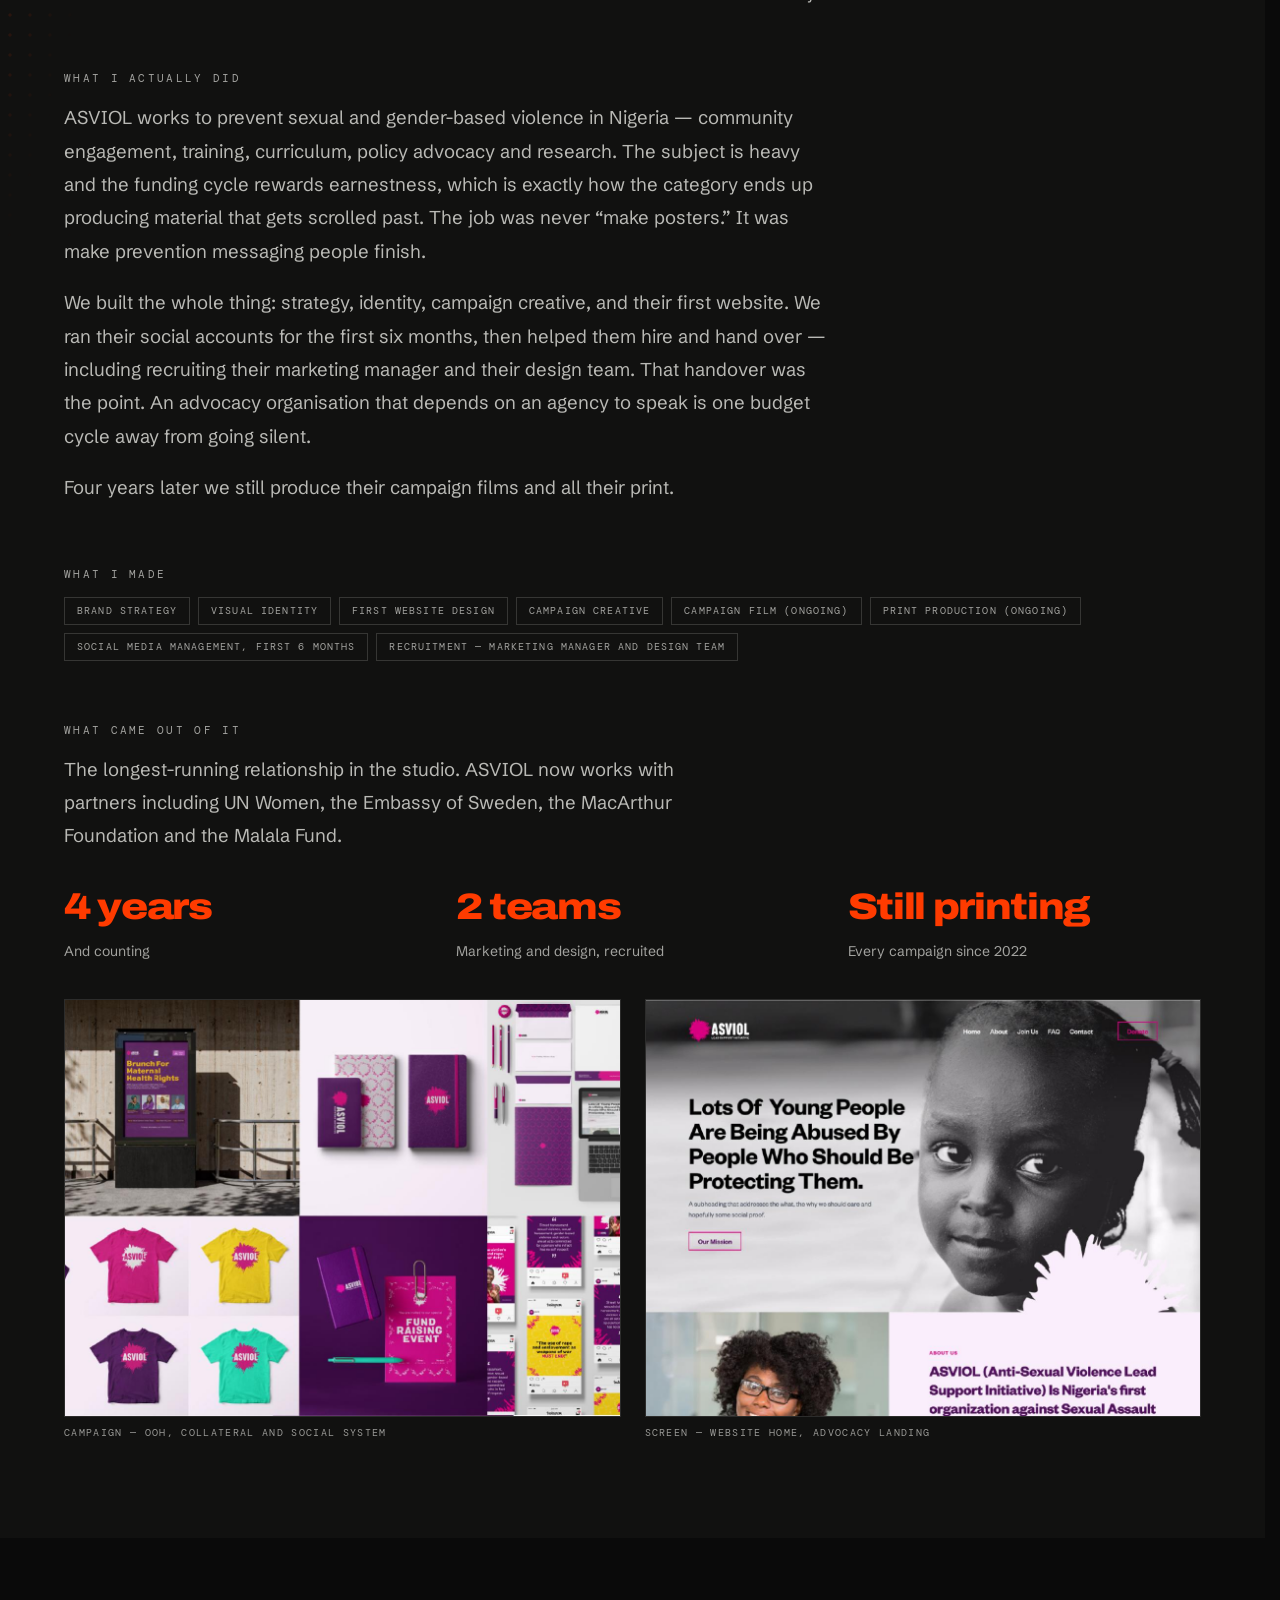
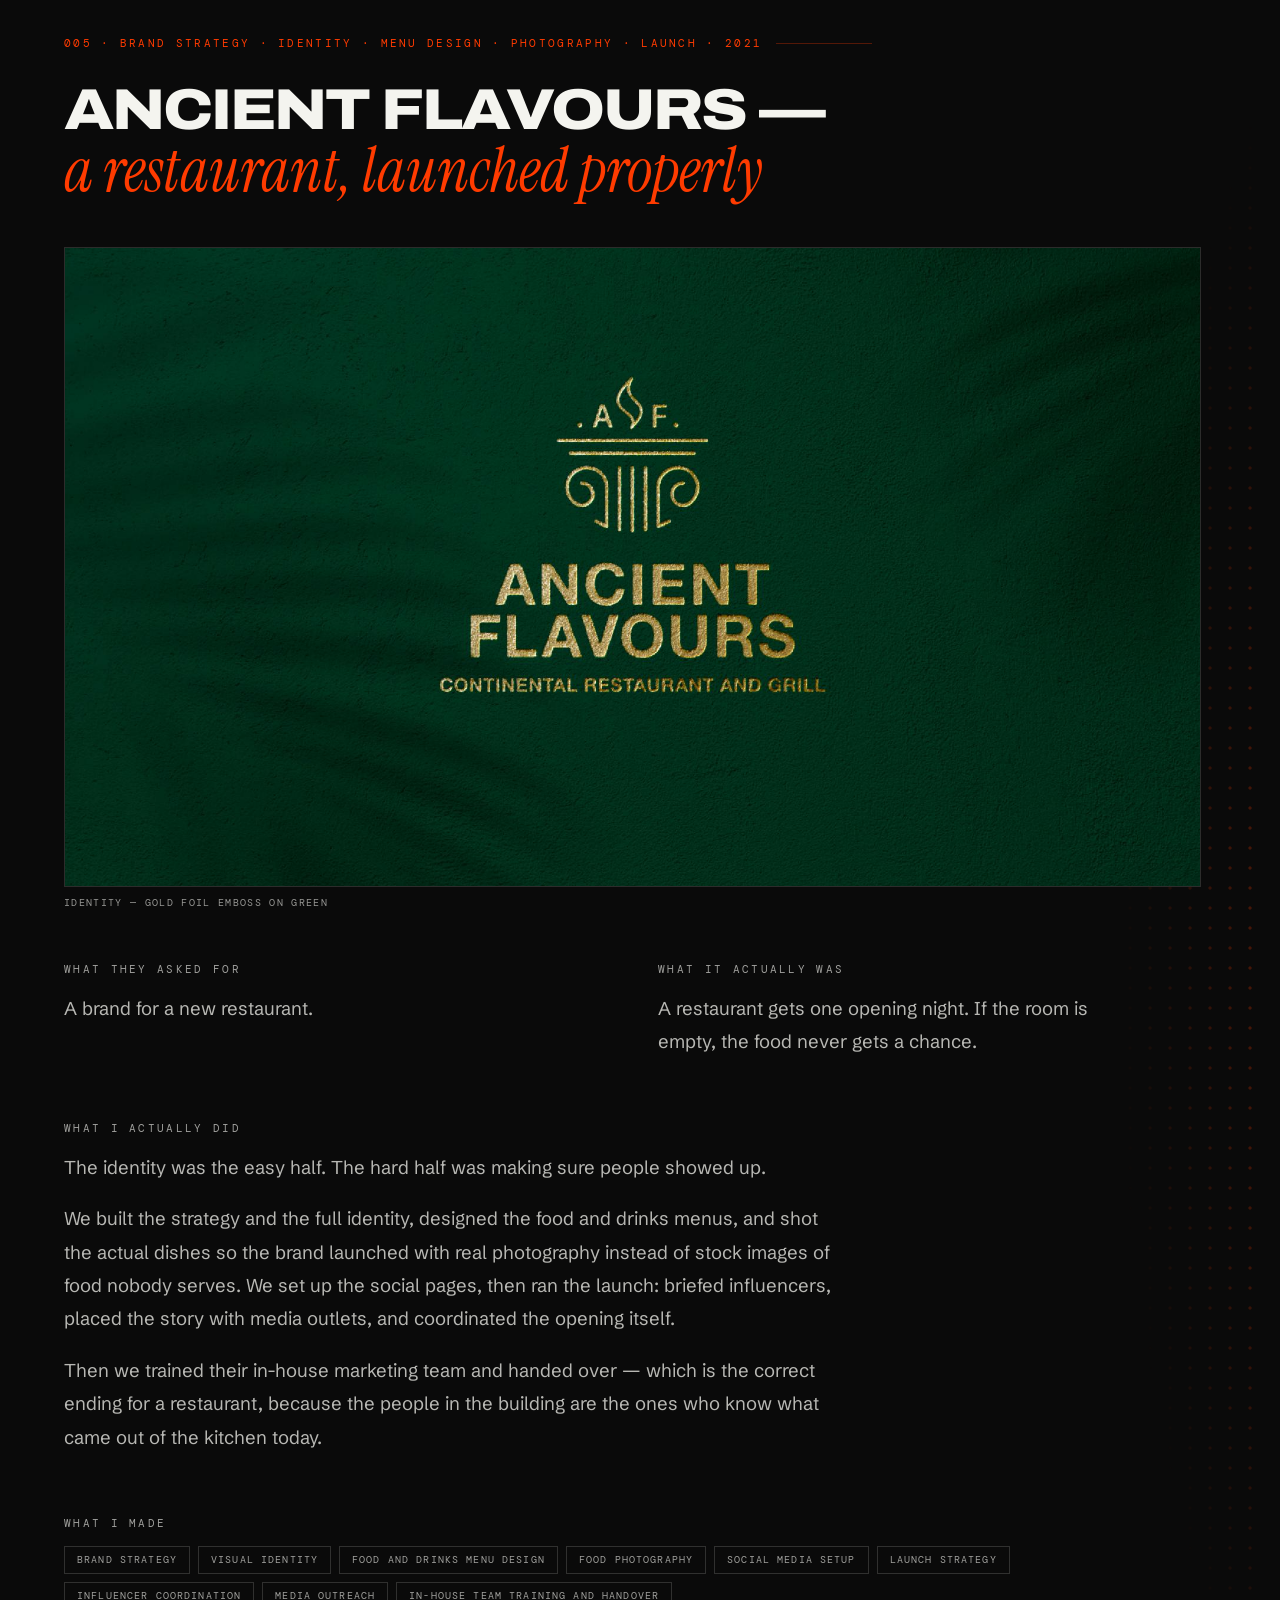
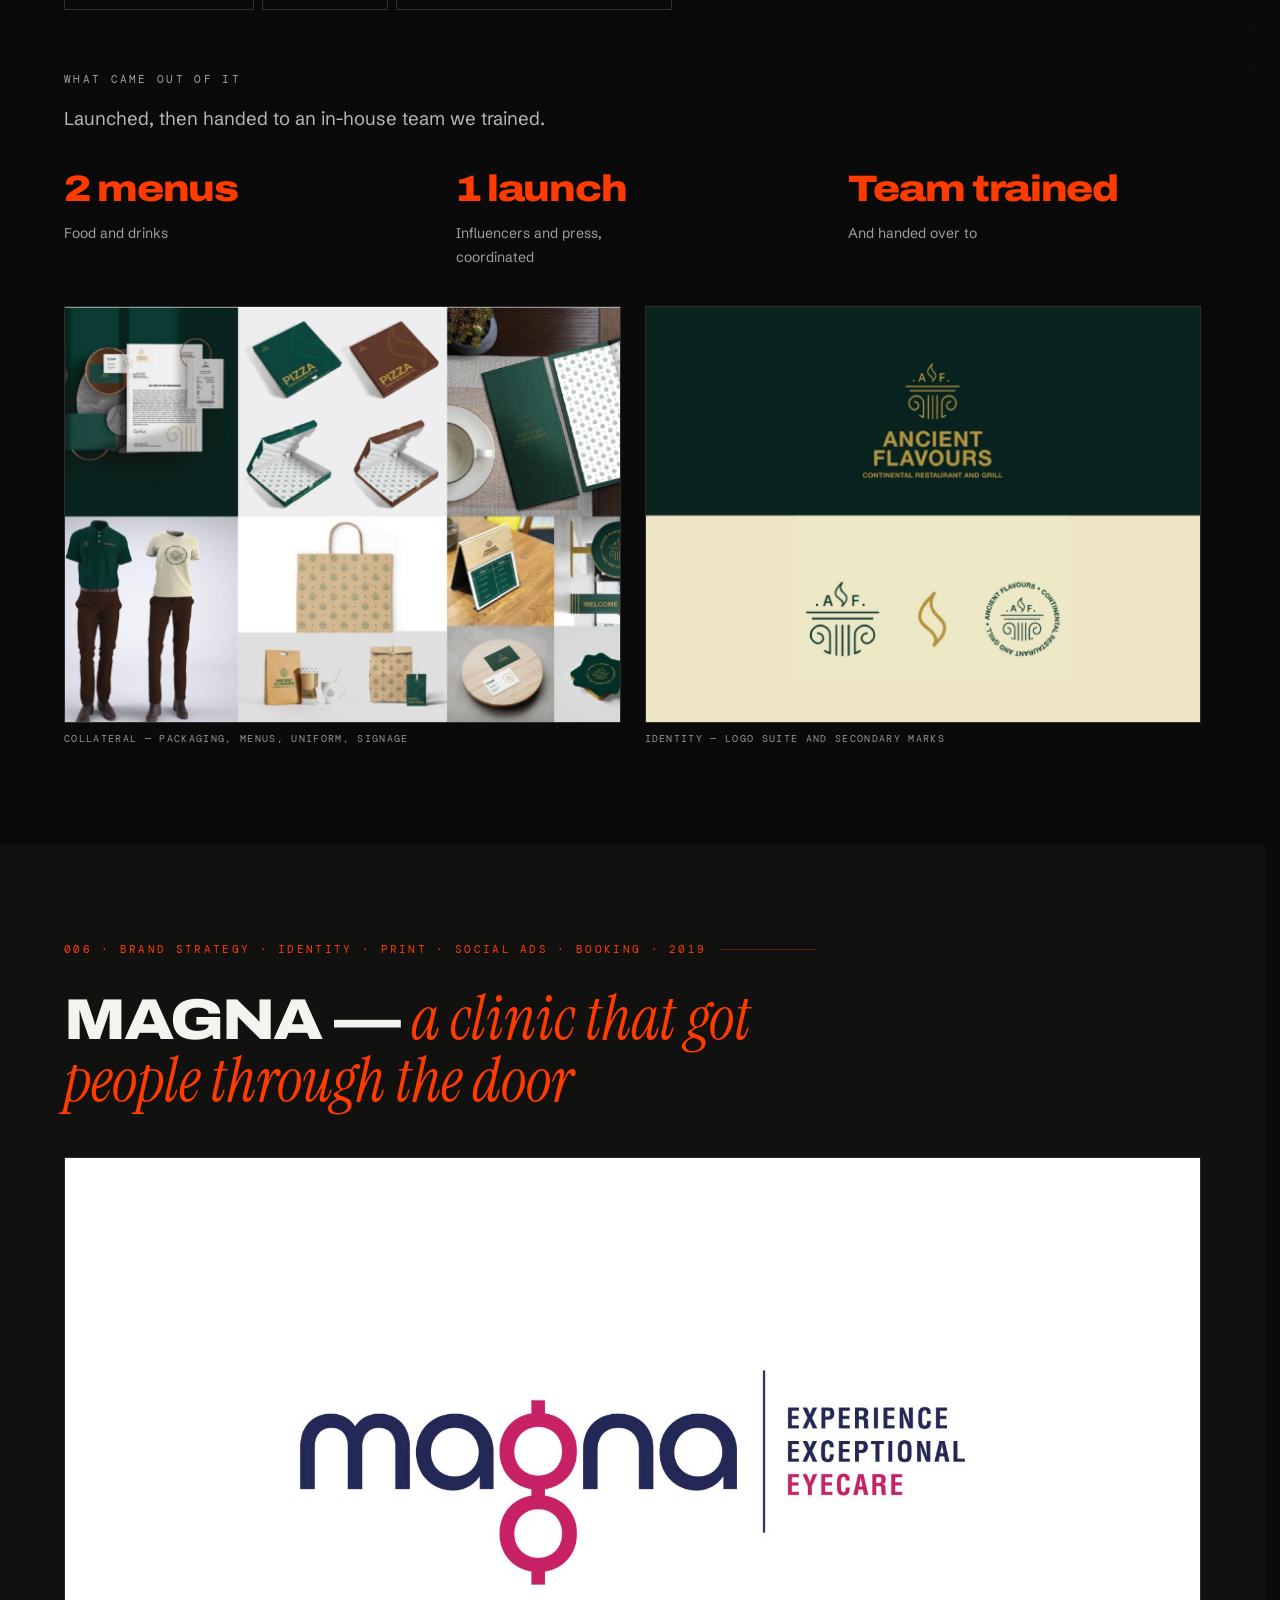
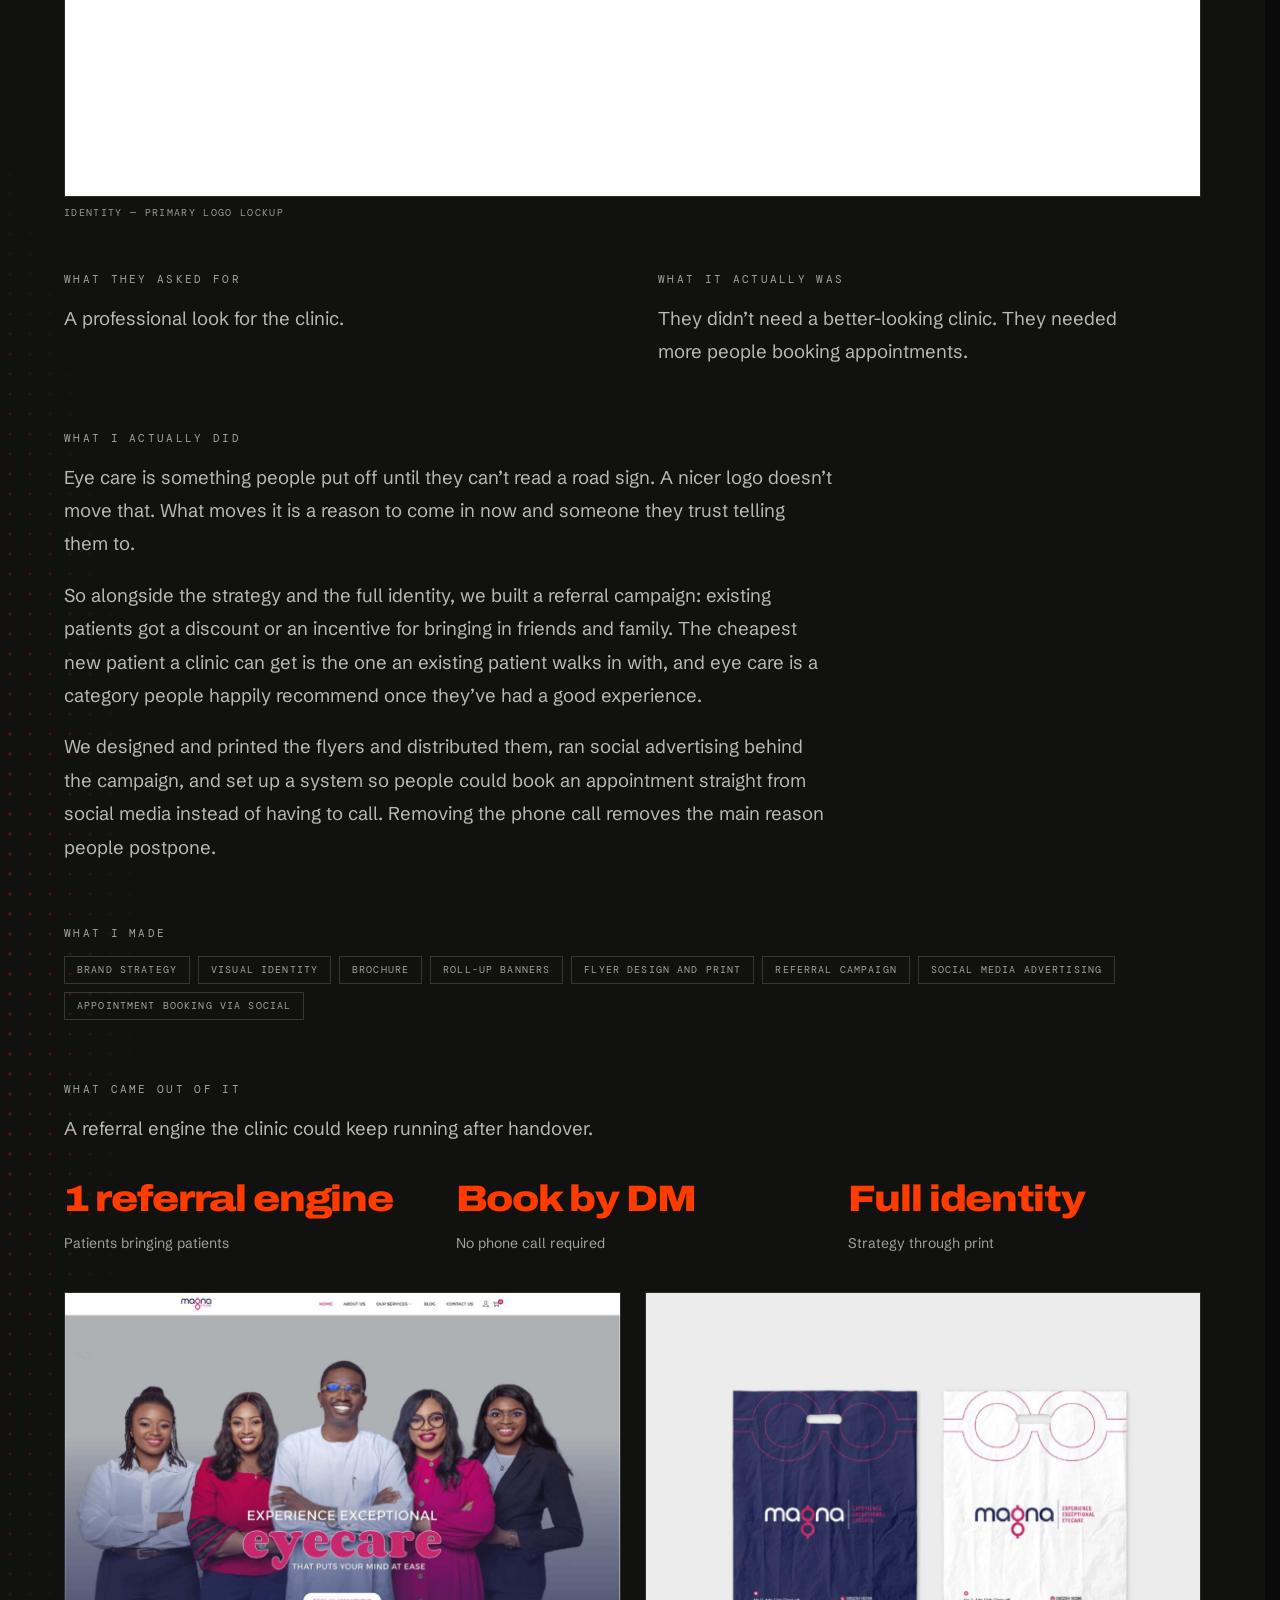
<file: case-studies.html>
<!DOCTYPE html>
<html lang="en">
<head>
<meta charset="utf-8">
<meta name="viewport" content="width=device-width, initial-scale=1, viewport-fit=cover">
<title>Case Studies — Mr. Anye</title>
<meta name="description" content="Six case studies from Mr. Anye — Huma Laundromat, Priste, Jewels Trust Fund, ASVIOL, Ancient Flavours and Magna. What they asked for, what I actually did, and what came out of it.">
<meta name="theme-color" content="#0A0A0A">
<link rel="canonical" href="https://mranye.com/case-studies.html">

<meta property="og:type" content="website">
<meta property="og:title" content="Case Studies — Mr. Anye">
<meta property="og:description" content="Six clients. What they asked for, what I actually did, and what came out of it.">
<meta property="og:image" content="img/cs/jewels-hero.jpg">
<meta name="twitter:card" content="summary_large_image">

<link rel="icon" href="/favicon.ico" sizes="any">
<link rel="icon" type="image/png" sizes="32x32" href="/favicon-32.png">
<link rel="icon" type="image/png" sizes="16x16" href="/favicon-16.png">
<link rel="apple-touch-icon" sizes="180x180" href="/apple-touch-icon.png">
<link rel="manifest" href="/site.webmanifest">
<link rel="preconnect" href="https://fonts.googleapis.com">
<link rel="preconnect" href="https://fonts.gstatic.com" crossorigin>
<link href="https://fonts.googleapis.com/css2?family=Archivo:wdth,wght@62..125,400..900&family=Schibsted+Grotesk:wght@400;500;600;700&family=DM+Mono:wght@300;400;500&family=Instrument+Serif:ital@0;1&display=swap" rel="stylesheet">
<link rel="stylesheet" href="css/site.css">
</head>
<body>

<a class="skip" href="#main">Skip to content</a>
<div class="prog" data-prog aria-hidden="true"></div>
<div class="dot" data-dot aria-hidden="true"></div>

<header class="head">
  <div class="head__in">
    <a class="back" href="index.html" data-mag><span class="arrow-l" aria-hidden="true">&#8592;</span> Mr. Anye</a>

    <nav class="nav" aria-label="Case studies">
      <a class="nav__link" href="#huma" data-nav="huma"><span class="swap"><span class="swap__track"><span>Huma</span><span>Huma</span></span></span></a>
      <a class="nav__link" href="#priste" data-nav="priste"><span class="swap"><span class="swap__track"><span>Priste</span><span>Priste</span></span></span></a>
      <a class="nav__link" href="#jewels" data-nav="jewels"><span class="swap"><span class="swap__track"><span>Jewels</span><span>Jewels</span></span></span></a>
      <a class="nav__link" href="#asviol" data-nav="asviol"><span class="swap"><span class="swap__track"><span>ASVIOL</span><span>ASVIOL</span></span></span></a>
      <a class="nav__link" href="#ancient-flavours" data-nav="ancient-flavours"><span class="swap"><span class="swap__track"><span>Ancient</span><span>Ancient</span></span></span></a>
      <a class="nav__link" href="#magna" data-nav="magna"><span class="swap"><span class="swap__track"><span>Magna</span><span>Magna</span></span></span></a>
      <a class="btn btn--fill" href="#contact" data-mag style="margin-left:8px;padding:9px 16px">Let&rsquo;s talk</a>
    </nav>

    <button class="burger" data-burger type="button" aria-expanded="false" aria-controls="drawer" aria-label="Open menu"><i></i></button>
  </div>
</header>

<nav class="drawer" id="drawer" data-drawer aria-label="Mobile">
  <a href="#huma">Huma</a>
  <a href="#priste">Priste</a>
  <a href="#jewels">Jewels</a>
  <a href="#asviol">ASVIOL</a>
  <a href="#ancient-flavours">Ancient</a>
  <a href="#magna">Magna</a>
  <a class="btn btn--fill" href="#contact">Let&rsquo;s talk <span class="arrow">&#8599;</span></a>
</nav>

<main id="main">

<section class="cs-index" aria-labelledby="page-t">
  <div class="shell">
    <p class="eyebrow" data-rv>Case studies &middot; 06</p>
    <h1 id="page-t" data-rv>The work, <em>explained.</em></h1>
    <p data-rv data-d="1">Six clients. What they asked for, what I actually did, and what came out of it.</p>
  </div>
</section>

<section class="section cs" id="huma" aria-labelledby="huma-t">
  <div class="dots" style="--dx:155%;--dy:22%" aria-hidden="true"></div>
  <div class="shell">
    <p class="cs__eyebrow" data-rv>001 &middot; Brand strategy &middot; Identity &middot; Verbal identity &middot; Website &middot; Social &middot; Ads &middot; 2025</p>
    <h2 id="huma-t" data-rv>Huma Laundromat &mdash; <em>a laundry people actually trust</em></h2>
    <a class="live" href="https://humalaundromat.com" target="_blank" rel="noopener" data-rv data-d="1">Live &middot; humalaundromat.com <span class="arrow">&#8599;</span></a>

    <figure class="fig fig--hero" data-rv data-d="1">
      <div class="fig__frame"><img src="img/cs/huma-hero.jpg" loading="lazy" decoding="async" alt="Outdoor &mdash; billboard campaign, Abuja"></div>
      <figcaption>Outdoor &mdash; billboard campaign, Abuja</figcaption>
    </figure>

    <div class="qa">
      <div>
        <h3 class="cs__h3">What they asked for</h3>
        <p class="cs__p" data-rv>A logo and a website for a new laundry service.</p>
      </div>
      <div>
        <h3 class="cs__h3">What it actually was</h3>
        <p class="cs__p" data-rv data-d="1">Nobody picks a laundry on looks. They pick on whether the white shirt comes back white.</p>
      </div>
    </div>

    <div class="did">
      <h3 class="cs__h3">What I actually did</h3>
      <p class="cs__p" data-rv>Every laundry in Abuja advertises freshness, so freshness is worth nothing. What the customer is really deciding is whether to risk their good clothes on a stranger. That&rsquo;s a trust problem, and trust problems are solved with promises you can be held to &mdash; not with a nicer logo.</p>
      <p class="cs__p" data-rv>So the brand is built on the White-Again Guarantee: if it isn&rsquo;t clean, they do it again, free. That line sits on the website, in the sales conversation and in the ads. &ldquo;Zero Wahala, 100% Freshness&rdquo; says the same thing in the language customers actually use with each other.</p>
      <p class="cs__p" data-rv>From there: the full identity, the tone of voice, the website designed and built, and the social system. The Women&rsquo;s Day campaign profiled a woman working as an architect rather than posting a generic graphic &mdash; a service that looks after busy professionals should be seen actually paying attention to them. We ran the pages, made the graphics and video, and ran the paid ads behind them.</p>
    </div>

    <div class="made" data-rv>
      <h3 class="cs__h3">What I made</h3>
      <div class="chips"><span>Brand strategy</span><span>Visual identity</span><span>Verbal identity and tone of voice</span><span>Website design</span><span>Website build</span><span>Social media system</span><span>Graphic and video content</span><span>Sponsored ad campaigns</span><span>Women&rsquo;s Day campaign</span></div>
    </div>

    <div class="outcome" data-rv>
      <h3 class="cs__h3">What came out of it</h3>
      <p class="cs__p">Live and trading across Abuja, serving households alongside guest houses, salons and spas.</p>
      <div class="figures">
        <div><b>1 guarantee</b><span>Carried through every channel</span></div>
        <div><b>Social + ads</b><span>Managed end to end, ongoing</span></div>
        <div><b>Live</b><span>Designed, built and shipped</span></div>
      </div>
    </div>

    <div class="pair">
      <figure class="fig" data-rv>
        <div class="fig__frame"><img src="img/cs/huma-a.jpg" loading="lazy" decoding="async" alt="Screen &mdash; website home, White-Again guarantee"></div>
        <figcaption>Screen &mdash; website home, White-Again guarantee</figcaption>
      </figure>
      <figure class="fig" data-rv data-d="1">
        <div class="fig__frame"><img src="img/cs/huma-b.jpg" loading="lazy" decoding="async" alt="Merch &mdash; uniform, packaging and staff badges"></div>
        <figcaption>Merch &mdash; uniform, packaging and staff badges</figcaption>
      </figure>
    </div>
  </div>
</section>

<section class="section cs cs--alt" id="priste" aria-labelledby="priste-t">
  <div class="dots" style="--dx:-55%;--dy:30%" aria-hidden="true"></div>
  <div class="shell">
    <p class="cs__eyebrow" data-rv>002 &middot; Brand strategy &middot; Identity &middot; Verbal identity &middot; CRM &middot; Film &middot; 2021&ndash;present</p>
    <h2 id="priste-t" data-rv>Priste &mdash; <em>a tailor with a name people ask for</em></h2>

    <figure class="fig fig--hero" data-rv data-d="1">
      <div class="fig__frame"><img src="img/cs/priste-hero.jpg" loading="lazy" decoding="async" alt="Campaign &mdash; bespoke tailoring, studio portrait"></div>
      <figcaption>Campaign &mdash; bespoke tailoring, studio portrait</figcaption>
    </figure>

    <div class="qa">
      <div>
        <h3 class="cs__h3">What they asked for</h3>
        <p class="cs__p" data-rv>A name and a logo for a new tailoring business.</p>
      </div>
      <div>
        <h3 class="cs__h3">What it actually was</h3>
        <p class="cs__p" data-rv data-d="1">Nigeria has thousands of excellent tailors and almost no tailoring brands. Skill wasn&rsquo;t the gap. Being remembered was.</p>
      </div>
    </div>

    <div class="did">
      <h3 class="cs__h3">What I actually did</h3>
      <p class="cs__p" data-rv>If your customer can&rsquo;t describe you to a friend, you don&rsquo;t have a brand &mdash; you have a workshop with good reviews. So Priste started with positioning: what the house stands for, who it dresses, and what it will not make. Everything else was built outward from that answer.</p>
      <p class="cs__p" data-rv>Then everything a fashion house needs in order to look like one: visual identity, verbal identity, woven labels, garment tags, crests, badges, pins and enquiry cards. We also built them a customer database so measurements, orders and repeat clients live in one system instead of a notebook &mdash; the least glamorous part of the job and the one that keeps paying.</p>
      <p class="cs__p" data-rv>We ran the social account for the first three months to set the standard, shot the first collection, produced the brand film for it, and animated the logo. There have been several shoots since.</p>
    </div>

    <div class="made" data-rv>
      <h3 class="cs__h3">What I made</h3>
      <div class="chips"><span>Brand strategy</span><span>Visual identity</span><span>Verbal identity</span><span>Woven labels</span><span>Garment tags and crests</span><span>Badges and pins</span><span>Enquiry cards</span><span>Customer database (CRM)</span><span>Social setup, first 3 months</span><span>First collection shoot</span><span>Brand film</span><span>Logo animation</span></div>
    </div>

    <div class="outcome" data-rv>
      <h3 class="cs__h3">What came out of it</h3>
      <p class="cs__p">Five years on and still a live client.</p>
      <div class="figures">
        <div><b>5 years</b><span>And still working together</span></div>
        <div><b>1 CRM</b><span>Built, not bought</span></div>
        <div><b>First collection</b><span>Shot and filmed</span></div>
      </div>
    </div>

    <div class="pair">
      <figure class="fig" data-rv>
        <div class="fig__frame"><img src="img/cs/priste-a.jpg" loading="lazy" decoding="async" alt="Print &mdash; letterpress business cards, gold foil"></div>
        <figcaption>Print &mdash; letterpress business cards, gold foil</figcaption>
      </figure>
      <figure class="fig" data-rv data-d="1">
        <div class="fig__frame"><img src="img/cs/priste-b.jpg" loading="lazy" decoding="async" alt="Collateral &mdash; packaging, tags and stationery"></div>
        <figcaption>Collateral &mdash; packaging, tags and stationery</figcaption>
      </figure>
    </div>
  </div>
</section>

<section class="section cs" id="jewels" aria-labelledby="jewels-t">
  <div class="dots" style="--dx:155%;--dy:70%" aria-hidden="true"></div>
  <div class="shell">
    <p class="cs__eyebrow" data-rv>003 &middot; Brand strategy &middot; Identity &middot; Print &middot; Documentary &middot; Photography &middot; 2023</p>
    <h2 id="jewels-t" data-rv>Jewels Trust Fund &mdash; <em>loans that charge no interest</em></h2>

    <figure class="fig fig--hero" data-rv data-d="1">
      <div class="fig__frame"><img src="img/cs/jewels-hero.jpg" loading="lazy" decoding="async" alt="Film still &mdash; YouthUp training graduation"></div>
      <figcaption>Film still &mdash; YouthUp training graduation</figcaption>
    </figure>

    <div class="qa">
      <div>
        <h3 class="cs__h3">What they asked for</h3>
        <p class="cs__p" data-rv>Branding for the foundation.</p>
      </div>
      <div>
        <h3 class="cs__h3">What it actually was</h3>
        <p class="cs__p" data-rv data-d="1">Interest-free lending looks like charity. Money that looks like charity gets treated like charity, and that shows up in repayment.</p>
      </div>
    </div>

    <div class="did">
      <h3 class="cs__h3">What I actually did</h3>
      <p class="cs__p" data-rv>Jewels Trust Fund gives interest-free loans to people in underserved communities and then follows the businesses those loans go into. The brand had to do two things at once: look serious enough that taking a loan feels like a real commitment, and warm enough that a first-time borrower isn&rsquo;t intimidated out of applying. Get either direction wrong and it costs the organisation real money.</p>
      <p class="cs__p" data-rv>We built the strategy and the full identity system, then stayed on through the first two training cohorts. We designed and printed the certificates the graduates received, photographed and filmed the cohorts and their graduation day, and cut a documentary from that footage. We also set up their social pages.</p>
      <p class="cs__p" data-rv>The documentary matters more than it sounds. A non-profit lives on being able to show a funder what actually happened, and most of them have nothing but phone photos.</p>
    </div>

    <div class="made" data-rv>
      <h3 class="cs__h3">What I made</h3>
      <div class="chips"><span>Brand strategy</span><span>Visual identity</span><span>Brand guidelines</span><span>Print collateral</span><span>Certificate design and print</span><span>Documentary film</span><span>Event photography</span><span>Videography</span><span>Social media setup</span></div>
    </div>

    <div class="outcome" data-rv>
      <h3 class="cs__h3">What came out of it</h3>
      <p class="cs__p">A full brand system in field use, and two cohorts documented end to end.</p>
      <div class="figures">
        <div><b>2 cohorts</b><span>Documented start to finish</span></div>
        <div><b>1 documentary</b><span>Shot, cut and delivered</span></div>
        <div><b>Certificates</b><span>Designed and printed for every graduate</span></div>
      </div>
    </div>

    <div class="pair">
      <figure class="fig" data-rv>
        <div class="fig__frame"><img src="img/cs/jewels-a.jpg" loading="lazy" decoding="async" alt="System &mdash; social, apparel and app identity"></div>
        <figcaption>System &mdash; social, apparel and app identity</figcaption>
      </figure>
      <figure class="fig" data-rv data-d="1">
        <div class="fig__frame"><img src="img/cs/jewels-b.jpg" loading="lazy" decoding="async" alt="Social &mdash; story templates, campaign messaging"></div>
        <figcaption>Social &mdash; story templates, campaign messaging</figcaption>
      </figure>
    </div>
  </div>
</section>

<section class="section cs cs--alt" id="asviol" aria-labelledby="asviol-t">
  <div class="dots" style="--dx:-55%;--dy:18%" aria-hidden="true"></div>
  <div class="shell">
    <p class="cs__eyebrow" data-rv>004 &middot; Brand strategy &middot; Identity &middot; Print &middot; Campaign film &middot; Social &middot; Hiring &middot; 2022&ndash;present</p>
    <h2 id="asviol-t" data-rv>ASVIOL &mdash; <em>four years of campaigns, still running</em></h2>

    <figure class="fig fig--hero" data-rv data-d="1">
      <div class="fig__frame"><img src="img/cs/asviol-hero.jpg" loading="lazy" decoding="async" alt="Identity &mdash; primary logo lockup"></div>
      <figcaption>Identity &mdash; primary logo lockup</figcaption>
    </figure>

    <div class="qa">
      <div>
        <h3 class="cs__h3">What they asked for</h3>
        <p class="cs__p" data-rv>Materials for their SGBV prevention campaigns.</p>
      </div>
      <div>
        <h3 class="cs__h3">What it actually was</h3>
        <p class="cs__p" data-rv data-d="1">Advocacy work has one failure mode: everybody agrees with it and nobody watches it.</p>
      </div>
    </div>

    <div class="did">
      <h3 class="cs__h3">What I actually did</h3>
      <p class="cs__p" data-rv>ASVIOL works to prevent sexual and gender-based violence in Nigeria &mdash; community engagement, training, curriculum, policy advocacy and research. The subject is heavy and the funding cycle rewards earnestness, which is exactly how the category ends up producing material that gets scrolled past. The job was never &ldquo;make posters.&rdquo; It was make prevention messaging people finish.</p>
      <p class="cs__p" data-rv>We built the whole thing: strategy, identity, campaign creative, and their first website. We ran their social accounts for the first six months, then helped them hire and hand over &mdash; including recruiting their marketing manager and their design team. That handover was the point. An advocacy organisation that depends on an agency to speak is one budget cycle away from going silent.</p>
      <p class="cs__p" data-rv>Four years later we still produce their campaign films and all their print.</p>
    </div>

    <div class="made" data-rv>
      <h3 class="cs__h3">What I made</h3>
      <div class="chips"><span>Brand strategy</span><span>Visual identity</span><span>First website design</span><span>Campaign creative</span><span>Campaign film (ongoing)</span><span>Print production (ongoing)</span><span>Social media management, first 6 months</span><span>Recruitment &mdash; marketing manager and design team</span></div>
    </div>

    <div class="outcome" data-rv>
      <h3 class="cs__h3">What came out of it</h3>
      <p class="cs__p">The longest-running relationship in the studio. ASVIOL now works with partners including UN Women, the Embassy of Sweden, the MacArthur Foundation and the Malala Fund.</p>
      <div class="figures">
        <div><b>4 years</b><span>And counting</span></div>
        <div><b>2 teams</b><span>Marketing and design, recruited</span></div>
        <div><b>Still printing</b><span>Every campaign since 2022</span></div>
      </div>
    </div>

    <div class="pair">
      <figure class="fig" data-rv>
        <div class="fig__frame"><img src="img/cs/asviol-a.jpg" loading="lazy" decoding="async" alt="Campaign &mdash; OOH, collateral and social system"></div>
        <figcaption>Campaign &mdash; OOH, collateral and social system</figcaption>
      </figure>
      <figure class="fig" data-rv data-d="1">
        <div class="fig__frame"><img src="img/cs/asviol-b.jpg" loading="lazy" decoding="async" alt="Screen &mdash; website home, advocacy landing"></div>
        <figcaption>Screen &mdash; website home, advocacy landing</figcaption>
      </figure>
    </div>
  </div>
</section>

<section class="section cs" id="ancient-flavours" aria-labelledby="ancient-flavours-t">
  <div class="dots" style="--dx:155%;--dy:40%" aria-hidden="true"></div>
  <div class="shell">
    <p class="cs__eyebrow" data-rv>005 &middot; Brand strategy &middot; Identity &middot; Menu design &middot; Photography &middot; Launch &middot; 2021</p>
    <h2 id="ancient-flavours-t" data-rv>Ancient Flavours &mdash; <em>a restaurant, launched properly</em></h2>

    <figure class="fig fig--hero" data-rv data-d="1">
      <div class="fig__frame"><img src="img/cs/ancient-flavours-hero.jpg" loading="lazy" decoding="async" alt="Identity &mdash; gold foil emboss on green"></div>
      <figcaption>Identity &mdash; gold foil emboss on green</figcaption>
    </figure>

    <div class="qa">
      <div>
        <h3 class="cs__h3">What they asked for</h3>
        <p class="cs__p" data-rv>A brand for a new restaurant.</p>
      </div>
      <div>
        <h3 class="cs__h3">What it actually was</h3>
        <p class="cs__p" data-rv data-d="1">A restaurant gets one opening night. If the room is empty, the food never gets a chance.</p>
      </div>
    </div>

    <div class="did">
      <h3 class="cs__h3">What I actually did</h3>
      <p class="cs__p" data-rv>The identity was the easy half. The hard half was making sure people showed up.</p>
      <p class="cs__p" data-rv>We built the strategy and the full identity, designed the food and drinks menus, and shot the actual dishes so the brand launched with real photography instead of stock images of food nobody serves. We set up the social pages, then ran the launch: briefed influencers, placed the story with media outlets, and coordinated the opening itself.</p>
      <p class="cs__p" data-rv>Then we trained their in-house marketing team and handed over &mdash; which is the correct ending for a restaurant, because the people in the building are the ones who know what came out of the kitchen today.</p>
    </div>

    <div class="made" data-rv>
      <h3 class="cs__h3">What I made</h3>
      <div class="chips"><span>Brand strategy</span><span>Visual identity</span><span>Food and drinks menu design</span><span>Food photography</span><span>Social media setup</span><span>Launch strategy</span><span>Influencer coordination</span><span>Media outreach</span><span>In-house team training and handover</span></div>
    </div>

    <div class="outcome" data-rv>
      <h3 class="cs__h3">What came out of it</h3>
      <p class="cs__p">Launched, then handed to an in-house team we trained.</p>
      <div class="figures">
        <div><b>2 menus</b><span>Food and drinks</span></div>
        <div><b>1 launch</b><span>Influencers and press, coordinated</span></div>
        <div><b>Team trained</b><span>And handed over to</span></div>
      </div>
    </div>

    <div class="pair">
      <figure class="fig" data-rv>
        <div class="fig__frame"><img src="img/cs/ancient-flavours-a.jpg" loading="lazy" decoding="async" alt="Collateral &mdash; packaging, menus, uniform, signage"></div>
        <figcaption>Collateral &mdash; packaging, menus, uniform, signage</figcaption>
      </figure>
      <figure class="fig" data-rv data-d="1">
        <div class="fig__frame"><img src="img/cs/ancient-flavours-b.jpg" loading="lazy" decoding="async" alt="Identity &mdash; logo suite and secondary marks"></div>
        <figcaption>Identity &mdash; logo suite and secondary marks</figcaption>
      </figure>
    </div>
  </div>
</section>

<section class="section cs cs--alt" id="magna" aria-labelledby="magna-t">
  <div class="dots" style="--dx:-55%;--dy:66%" aria-hidden="true"></div>
  <div class="shell">
    <p class="cs__eyebrow" data-rv>006 &middot; Brand strategy &middot; Identity &middot; Print &middot; Social ads &middot; Booking &middot; 2019</p>
    <h2 id="magna-t" data-rv>Magna &mdash; <em>a clinic that got people through the door</em></h2>

    <figure class="fig fig--hero" data-rv data-d="1">
      <div class="fig__frame"><img src="img/cs/magna-hero.jpg" loading="lazy" decoding="async" alt="Identity &mdash; primary logo lockup"></div>
      <figcaption>Identity &mdash; primary logo lockup</figcaption>
    </figure>

    <div class="qa">
      <div>
        <h3 class="cs__h3">What they asked for</h3>
        <p class="cs__p" data-rv>A professional look for the clinic.</p>
      </div>
      <div>
        <h3 class="cs__h3">What it actually was</h3>
        <p class="cs__p" data-rv data-d="1">They didn&rsquo;t need a better-looking clinic. They needed more people booking appointments.</p>
      </div>
    </div>

    <div class="did">
      <h3 class="cs__h3">What I actually did</h3>
      <p class="cs__p" data-rv>Eye care is something people put off until they can&rsquo;t read a road sign. A nicer logo doesn&rsquo;t move that. What moves it is a reason to come in now and someone they trust telling them to.</p>
      <p class="cs__p" data-rv>So alongside the strategy and the full identity, we built a referral campaign: existing patients got a discount or an incentive for bringing in friends and family. The cheapest new patient a clinic can get is the one an existing patient walks in with, and eye care is a category people happily recommend once they&rsquo;ve had a good experience.</p>
      <p class="cs__p" data-rv>We designed and printed the flyers and distributed them, ran social advertising behind the campaign, and set up a system so people could book an appointment straight from social media instead of having to call. Removing the phone call removes the main reason people postpone.</p>
    </div>

    <div class="made" data-rv>
      <h3 class="cs__h3">What I made</h3>
      <div class="chips"><span>Brand strategy</span><span>Visual identity</span><span>Brochure</span><span>Roll-up banners</span><span>Flyer design and print</span><span>Referral campaign</span><span>Social media advertising</span><span>Appointment booking via social</span></div>
    </div>

    <div class="outcome" data-rv>
      <h3 class="cs__h3">What came out of it</h3>
      <p class="cs__p">A referral engine the clinic could keep running after handover.</p>
      <div class="figures">
        <div><b>1 referral engine</b><span>Patients bringing patients</span></div>
        <div><b>Book by DM</b><span>No phone call required</span></div>
        <div><b>Full identity</b><span>Strategy through print</span></div>
      </div>
    </div>

    <div class="pair">
      <figure class="fig" data-rv>
        <div class="fig__frame"><img src="img/cs/magna-a.jpg" loading="lazy" decoding="async" alt="Screen &mdash; website home, appointment booking"></div>
        <figcaption>Screen &mdash; website home, appointment booking</figcaption>
      </figure>
      <figure class="fig" data-rv data-d="1">
        <div class="fig__frame"><img src="img/cs/magna-b.jpg" loading="lazy" decoding="async" alt="Packaging &mdash; branded dispensing bags"></div>
        <figcaption>Packaging &mdash; branded dispensing bags</figcaption>
      </figure>
    </div>
  </div>
</section>

<section class="section section--light cs-contact" id="contact">
  <div class="grain grain--light" aria-hidden="true"></div>
  <div class="shell">
    <p class="eyebrow" data-rv>Let&rsquo;s talk</p>
    <h2 data-rv>Want the full deck on any of these?</h2>
    <div class="cta-row" data-rv>
      <a class="btn btn--fill" href="mailto:writetoanye@gmail.com" target="_blank" rel="noopener" data-mag>writetoanye@gmail.com <span class="arrow">&#8599;</span></a>
      <a class="btn btn--ghost" href="index.html" data-mag><span class="arrow-l" aria-hidden="true">&#8592;</span> Back to portfolio</a>
    </div>
  </div>
</section>

</main>

<footer class="foot">
  <div class="foot__in">
    <span>&copy; Mr. Anye 2026</span>
    <a href="https://linkedin.com/in/mranye" rel="me noopener" target="_blank">LinkedIn</a>
    <a href="Ubong-Anye-CV-2026.pdf" download="Ubong-Anye-CV-2026.pdf">Download CV</a>
    <a href="index.html">Portfolio &#8593;</a>
  </div>
</footer>

<script src="js/site.js" defer></script>
</body>
</html>
</file>
<file: css/site.css>
/* ==========================================================================
   Mr. Anye — portfolio
   Shared stylesheet for index.html and case-studies.html
   Design sources kept in design-source/
   Mobile-first. Breakpoints: 560 / 768 / 1024 / 1280
   ========================================================================== */

/* ---------- tokens ---------- */
:root{
  --ink:#0A0A0A;
  --paper:#F4F4EF;
  --flame:#FF3B00;
  /* Orange used as a SURFACE with dark text on it. Never re-scoped: the
     light-section override below darkens --flame for legibility as text,
     but darkening a fill would push the ink sitting on it under the floor. */
  --flame-fill:#FF3B00;
  --exp:#111110;

  --shell:1280px;
  --gutter:clamp(20px,5vw,64px);
  --sec-y:clamp(72px,13vh,168px);
  --head-min:60px;   /* static: reserves header height (never written by JS) */
  --head-h:60px;     /* measured: set by JS from the real header box, output only */

  --ease:cubic-bezier(.2,.8,.2,1);

  /* on-dark ink levels */
  --d-90:rgba(244,244,239,.9);
  --d-74:rgba(244,244,239,.74);
  --d-70:rgba(244,244,239,.7);
  --d-64:rgba(244,244,239,.64);   /* labels + secondary text; was .50/.62 */
  --d-60:rgba(244,244,239,.6);    /* quietest label; was .42/.45 (3.8:1, under AA) */
  --d-28:rgba(244,244,239,.28);
  --d-22:rgba(244,244,239,.22);
  --d-16:rgba(244,244,239,.16);
  --d-14:rgba(244,244,239,.14);
  --d-10:rgba(244,244,239,.1);

  /* on-light ink levels */
  --l-64:rgba(10,10,10,.64);      /* labels + secondary text; was .40/.50/.60 */
  --l-14:rgba(10,10,10,.14);
}

/* ---------- reset ---------- */
*,*::before,*::after{box-sizing:border-box}
html{scroll-behavior:smooth;scroll-padding-top:calc(var(--head-h) + 12px);-webkit-text-size-adjust:100%}
body{
  margin:0;background:var(--ink);color:var(--paper);
  font-family:'Schibsted Grotesk',system-ui,-apple-system,sans-serif;
  -webkit-font-smoothing:antialiased;text-rendering:optimizeLegibility;
  overflow-x:hidden;
}
/* `hidden` makes body a scroll container (overflow-y computes to auto), which can
   break the sticky header. `clip` contains the same overflow without doing that. */
@supports (overflow-x:clip){body{overflow-x:clip}}
img{max-width:100%;display:block}
a{color:inherit;text-decoration:none}
button{font:inherit;color:inherit}
h1,h2,h3,h4,p,ul,figure{margin:0}
ul{padding:0;list-style:none}
::selection{background:var(--flame-fill);color:var(--ink)}
:focus-visible{outline:2px solid var(--flame);outline-offset:4px;border-radius:2px}

.skip{
  position:absolute;left:var(--gutter);top:-100px;z-index:900;
  background:var(--flame-fill);color:var(--ink);padding:12px 18px;border-radius:99px;
  font-family:'DM Mono',monospace;font-size:11px;letter-spacing:.16em;text-transform:uppercase;
  transition:top .2s var(--ease);
}
.skip:focus{top:12px}
.vh{position:absolute!important;width:1px;height:1px;margin:-1px;padding:0;overflow:hidden;clip:rect(0 0 0 0);white-space:nowrap;border:0}

/* ---------- type primitives ---------- */
.display{
  font-family:Archivo,'Arial Narrow',sans-serif;
  font-weight:400;font-variation-settings:'wdth' 116,'wght' 820;
  text-transform:uppercase;letter-spacing:-.034em;line-height:1.02;
}
.mono{font-family:'DM Mono','SFMono-Regular',ui-monospace,monospace}
em,.em{
  font-family:'Instrument Serif',Georgia,serif;font-style:italic;
  font-variation-settings:normal;text-transform:lowercase;color:var(--flame);
  font-size:1.08em;font-weight:400;letter-spacing:0;
}

/* section shell */
.shell{width:100%;max-width:var(--shell);margin-inline:auto;padding:var(--sec-y) var(--gutter);position:relative;z-index:1}
.section{position:relative;overflow:hidden}
.section--light{
  background:var(--paper);color:var(--ink);
  /* Brand orange on cream is only 3.24:1 — fine for the big display accents
     (large text needs 3:1) but under the floor for the 10.5px eyebrows, and
     for the work-row accents once their clamp bottoms out at ~17.8px on a
     phone. Rather than run two oranges on one page, the whole light surface
     takes a deeper orange: 5.04:1, the smallest shift off #FF3B00 that
     clears AA. Dark sections keep the brand orange untouched. */
  --flame:#C62D00;
}

/* grain + dot decorations */
.grain{
  position:absolute;inset:-30%;pointer-events:none;z-index:0;
  background-image:url("data:image/svg+xml,%3Csvg xmlns='http://www.w3.org/2000/svg' width='160' height='160'%3E%3Cfilter id='n'%3E%3CfeTurbulence type='fractalNoise' baseFrequency='.85' numOctaves='3'/%3E%3C/filter%3E%3Crect width='160' height='160' filter='url(%23n)' opacity='.5'/%3E%3C/svg%3E");
  animation:grainshift 8s steps(10) infinite;
}
.grain--light{opacity:.14;mix-blend-mode:multiply}
.grain--dark{opacity:.07;mix-blend-mode:screen}

/* eyebrow */
.eyebrow{
  display:flex;align-items:center;gap:14px;
  font-family:'DM Mono',monospace;font-size:10.5px;letter-spacing:.22em;
  text-transform:uppercase;color:var(--flame);
  margin-bottom:clamp(28px,5vh,60px);
}
.eyebrow::after{content:"";flex:1;max-width:96px;height:1px;background:currentColor;opacity:.3}

/* section heading */
.h2{
  font-family:Archivo,'Arial Narrow',sans-serif;font-weight:400;
  font-variation-settings:'wdth' 116,'wght' 820;text-transform:uppercase;
  font-size:clamp(1.75rem,4.4vw,3.5rem);line-height:1.02;letter-spacing:-.034em;
  margin:0 0 clamp(32px,6vh,76px);max-width:20ch;
}

/* ---------- reveal on scroll ---------- */
[data-rv]{opacity:0;transform:translateY(18px);transition:opacity .9s var(--ease),transform .9s var(--ease)}
[data-rv].is-in{opacity:1;transform:none}
[data-rv][data-d="1"]{transition-delay:.08s}
[data-rv][data-d="2"]{transition-delay:.16s}
[data-rv][data-d="3"]{transition-delay:.24s}
[data-rv][data-d="4"]{transition-delay:.32s}

/* ---------- buttons ---------- */
.btn{
  display:inline-flex;align-items:center;justify-content:center;gap:10px;
  font-family:'DM Mono',monospace;font-size:11px;letter-spacing:.16em;text-transform:uppercase;
  padding:15px 26px;border-radius:99px;border:1px solid transparent;
  transition:background .3s,color .3s,border-color .3s,transform .3s var(--ease);
  will-change:transform;
}
.btn--fill{background:var(--flame-fill);color:var(--ink)}
.btn--fill:hover{background:var(--paper);color:var(--ink)}
.btn--ghost{border-color:var(--d-28);color:var(--paper)}
.btn--ghost:hover{border-color:var(--flame);color:var(--flame)}
.section--light .btn--ghost{border-color:var(--l-14);color:var(--ink)}
.section--light .btn--ghost:hover{border-color:var(--flame);color:var(--flame)}
.btn .arrow{font-size:13px;display:inline-block;transition:transform .34s var(--ease)}
.btn:hover .arrow{transform:translate(3px,-3px)}

/* ==========================================================================
   Header
   ========================================================================== */
.head{
  position:sticky;top:0;z-index:500;
  background:rgba(10,10,10,.78);backdrop-filter:blur(14px) saturate(1.2);
  -webkit-backdrop-filter:blur(14px) saturate(1.2);
  border-bottom:1px solid var(--d-10);
}
.head__in{
  width:100%;max-width:var(--shell);margin-inline:auto;
  padding:12px var(--gutter);display:flex;align-items:center;gap:16px;
  min-height:var(--head-min);
}
.brand{
  font-family:Archivo,'Arial Narrow',sans-serif;font-weight:400;
  font-variation-settings:'wdth' 118,'wght' 800;
  font-size:15px;letter-spacing:-.01em;text-transform:uppercase;line-height:1;
  margin-right:auto;white-space:nowrap;
  display:inline-flex;align-items:center;min-height:40px;/* tap target */
}
.brand span{color:var(--flame)}

.nav{display:none}
.nav__link{
  font-family:'DM Mono',monospace;font-size:10.5px;letter-spacing:.16em;
  text-transform:uppercase;padding:9px 12px;opacity:.6;
  transition:opacity .25s,color .25s;position:relative;
}
.nav__link:hover{opacity:1;color:var(--flame)}
.nav__link.is-active{opacity:1;color:var(--flame)}
/* word-swap effect */
.swap{display:block;overflow:hidden;height:1.1em}
.swap__track{display:block;transition:transform .32s var(--ease)}
.swap__track span{display:block;height:1.1em;line-height:1.1em}
.nav__link:hover .swap__track{transform:translateY(-50%)}

/* burger */
.burger{
  margin-left:auto;width:44px;height:44px;display:grid;place-items:center;
  background:none;border:1px solid var(--d-22);border-radius:50%;cursor:pointer;
  transition:border-color .25s,color .25s;
}
.burger:hover{border-color:var(--flame);color:var(--flame)}
.burger i{display:block;width:16px;height:1.5px;background:currentColor;position:relative;transition:background .2s}
.burger i::before,.burger i::after{
  content:"";position:absolute;left:0;width:16px;height:1.5px;background:currentColor;
  transition:transform .3s var(--ease);
}
.burger i::before{top:-5px}
.burger i::after{top:5px}
.burger[aria-expanded="true"] i{background:transparent}
.burger[aria-expanded="true"] i::before{transform:translateY(5px) rotate(45deg)}
.burger[aria-expanded="true"] i::after{transform:translateY(-5px) rotate(-45deg)}

/* mobile drawer */
.drawer{
  position:fixed;inset:var(--head-h) 0 0;z-index:480;
  background:rgba(10,10,10,.97);backdrop-filter:blur(20px);
  -webkit-backdrop-filter:blur(20px);
  display:flex;flex-direction:column;justify-content:center;gap:4px;
  padding:24px var(--gutter) 40px;
  transform:translateY(-8px);opacity:0;visibility:hidden;
  /* visibility flips instantly on open so the first link is focusable right
     away, and is held until the fade-out finishes on close */
  transition:opacity .3s var(--ease),transform .3s var(--ease),visibility 0s .3s;
  overflow-y:auto;overscroll-behavior:contain;
}
.drawer.is-open{
  opacity:1;transform:none;visibility:visible;
  transition:opacity .3s var(--ease),transform .3s var(--ease),visibility 0s 0s;
}
.drawer a{
  font-family:Archivo,'Arial Narrow',sans-serif;font-weight:400;
  font-variation-settings:'wdth' 112,'wght' 740;text-transform:uppercase;
  font-size:clamp(1.6rem,8vw,2.4rem);line-height:1.25;letter-spacing:-.028em;
  padding:6px 0;border-bottom:1px solid var(--d-10);
  transition:color .25s,padding-left .3s var(--ease);
}
.drawer a:last-of-type{border-bottom:0}
.drawer a:hover,.drawer a:focus-visible{color:var(--flame);padding-left:10px}
.drawer .btn{margin-top:22px;align-self:flex-start}
/* html is the scrolling element, so locking body alone does nothing */
html.is-locked,html.is-locked body{overflow:hidden}
/* reserve the scrollbar so locking does not shift the layout */
html{scrollbar-gutter:stable}

/* progress bar */
.prog{position:fixed;top:0;left:0;height:2px;width:0;background:var(--flame);z-index:600}

/* ==========================================================================
   Hero
   ========================================================================== */
.hero{position:relative;overflow:hidden;background:var(--ink)}
.hero__img{
  position:absolute;inset:0;width:100%;height:100%;object-fit:cover;
  /* mobile: hold the face high in the frame, above the copy */
  object-position:62% 16%;
}
.hero__glow{
  position:absolute;inset:0;
  background:radial-gradient(58% 52% at 12% 26%,rgba(255,59,0,.34),rgba(255,59,0,0) 62%);
}
.hero__scrim{
  position:absolute;inset:0;z-index:3;
  /* opaque under the copy, clearing fast so the portrait is not veiled */
  background:linear-gradient(to top,
    rgba(10,10,10,.96) 0%,
    rgba(10,10,10,.9) 34%,
    rgba(10,10,10,.5) 58%,
    rgba(10,10,10,.12) 82%,
    rgba(10,10,10,.06) 100%);
}
.hero__in{
  position:relative;z-index:4;width:100%;max-width:var(--shell);margin-inline:auto;
  padding:clamp(28px,4vh,44px) var(--gutter) clamp(36px,6vh,58px);
  min-height:max(560px,85vh);
  display:flex;flex-direction:column;
  /* mobile: copy sits at the bottom so the portrait reads above it */
  justify-content:flex-end;
  gap:clamp(24px,4vh,88px);
}
.hero__kicker{
  margin:0 0 clamp(14px,2.4vh,22px);
  font-family:'DM Mono',monospace;font-size:clamp(10px,1.1vw,11px);
  letter-spacing:.2em;text-transform:uppercase;color:rgba(244,244,239,.78);
}
.hero h1{
  font-family:Archivo,'Arial Narrow',sans-serif;font-weight:400;
  font-variation-settings:'wdth' 114,'wght' 860;text-transform:uppercase;
  font-size:clamp(2rem,8.4vw,4.5rem);line-height:.92;letter-spacing:-.046em;
}
.hero h1 em{font-size:1.04em}
.hero__sub{
  margin:clamp(18px,3.2vh,32px) 0 0;font-size:clamp(.98rem,1.35vw,1.2rem);
  line-height:1.7;max-width:46ch;color:var(--d-64);text-wrap:pretty;
}
.cta-row{display:flex;gap:10px;flex-wrap:wrap}
.hero__cta{margin-top:clamp(24px,4vh,44px)}
.hero__foot{display:flex;flex-direction:column;gap:clamp(22px,4vw,32px)}

.cue{
  display:inline-flex;align-items:center;gap:12px;
  font-family:'DM Mono',monospace;font-size:10px;letter-spacing:.24em;
  text-transform:uppercase;color:var(--d-64);transition:color .3s;align-self:flex-start;
  padding:11px 0;/* 13px of text is not a hit target */
}
.cue:hover{color:var(--flame)}
.cue__line{width:36px;height:1px;background:var(--d-60);transition:width .3s var(--ease),background .3s}
.cue:hover .cue__line{width:64px;background:var(--flame)}
.cue__arrow{display:inline-block;animation:bob 2.6s ease-in-out infinite}

/* stat cards — scroll rail on small, fanned stack on large */
.stats{
  display:flex;gap:10px;
  overflow-x:auto;scroll-snap-type:x mandatory;
  margin-inline:calc(var(--gutter) * -1);
  padding-inline:var(--gutter);
  scroll-padding-inline:var(--gutter);
  scrollbar-width:none;-webkit-overflow-scrolling:touch;
}
.stats::-webkit-scrollbar{display:none}
.stat{
  position:relative;flex:0 0 min(248px,72vw);scroll-snap-align:start;
  border:1px solid var(--d-22);background:rgba(10,10,10,.6);
  backdrop-filter:blur(10px);-webkit-backdrop-filter:blur(10px);
  padding:11px 14px;
  clip-path:polygon(0 0,56% 0,64% 11px,100% 11px,100% 100%,0 100%);
  transition:transform .42s var(--ease),border-color .3s;
}
.stat__tag{
  display:block;font-family:'DM Mono',monospace;font-size:8.5px;letter-spacing:.18em;
  text-transform:uppercase;color:var(--d-64);margin-bottom:6px;
}
.stat__row{display:flex;align-items:baseline;justify-content:space-between;gap:12px}
.stat__num{
  font-family:Archivo,'Arial Narrow',sans-serif;font-weight:400;
  font-variation-settings:'wdth' 118,'wght' 870;
  font-size:26px;line-height:1;letter-spacing:-.042em;color:var(--flame);
}
.stat__note{
  font-family:'DM Mono',monospace;font-size:8.5px;letter-spacing:.1em;
  text-transform:uppercase;color:var(--d-64);text-align:right;line-height:1.5;
}

/* ==========================================================================
   Marquee
   ========================================================================== */
.mq{background:var(--flame-fill);color:var(--ink);padding:12px 0;overflow:hidden}
.mq__track{display:flex;white-space:nowrap;animation:run 30s linear infinite;will-change:transform}
.mq__track span{
  display:inline-flex;gap:clamp(20px,4vw,34px);padding-right:clamp(20px,4vw,34px);
  font-family:'DM Mono',monospace;font-size:clamp(10px,1.4vw,11px);font-weight:500;
  letter-spacing:.2em;text-transform:uppercase;align-items:center;
}

/* ==========================================================================
   Intro
   ========================================================================== */
.dots{
  /* one dial for the whole field; the breakpoints below move it */
  --dot-a:.95;
  position:absolute;inset:0;pointer-events:none;z-index:0;
  background-image:radial-gradient(circle,rgba(255,59,0,.95) 1.25px,transparent 2px);
  background-size:20px 20px;
  opacity:var(--dot-a);
  /* The blob is centred off-canvas, so what you actually see is the OUTER band
     of this gradient. A solid core of only a few percent left that band at
     ~5% alpha — invisible. Holding full strength out to 40% fixes that.
     The blob is then pushed far enough off-canvas (±55%) that its core sits
     outside the frame entirely: the field is strongest in the page margin
     and has faded out by ~250px into the copy. Text is left-aligned, so
     every line begins at the margin — that is the edge that had to be kept
     clear. Opacity is raised to compensate for the lower on-screen peak. */
  -webkit-mask-image:radial-gradient(78% 70% at var(--dx,155%) var(--dy,78%),#000 40%,rgba(0,0,0,.5) 64%,transparent 86%);
  mask-image:radial-gradient(78% 70% at var(--dx,155%) var(--dy,78%),#000 40%,rgba(0,0,0,.5) 64%,transparent 86%);
  animation:dotdrift 26s ease-in-out infinite;
}
/* case-study sections place the dot field per section and hold it still */
/* Case studies hold still; opacity still comes from --dot-a. */
.cs .dots{animation:none}

/* How much clear space sits left of the text is what decides how strong the
   field can be, and that is the gutter: 144px at 1440, but only 51px at 1024
   and 20px on a phone. Below those widths the field cannot fade out before
   the copy starts, so dial it back rather than let it sit under the text. */
@media (max-width:1365px){ .dots{--dot-a:.8} }
@media (max-width:767px){  .dots{--dot-a:.7;animation:none} }
.two{display:grid;grid-template-columns:1fr;gap:clamp(24px,4vw,72px);align-items:start}
.intro h2{
  font-family:Archivo,'Arial Narrow',sans-serif;font-weight:400;
  font-variation-settings:'wdth' 116,'wght' 820;text-transform:uppercase;
  font-size:clamp(1.55rem,6.4vw,2.65rem);line-height:1.06;letter-spacing:-.032em;max-width:24ch;
}
.intro p{
  font-size:clamp(1rem,1.5vw,1.18rem);line-height:1.82;max-width:52ch;
  color:var(--d-74);text-wrap:pretty;
}
.intro p b{color:var(--paper);font-weight:600}

/* ==========================================================================
   Expertise
   ========================================================================== */
.skills{display:grid;grid-template-columns:1fr;gap:0 clamp(28px,5vw,72px)}
.skill{
  display:flex;justify-content:space-between;align-items:baseline;gap:16px;
  padding:16px 0;border-bottom:1px solid var(--l-14);
  transition:padding-left .35s var(--ease),color .3s;
}
.skill b{font-size:clamp(.98rem,1.5vw,1.14rem);font-weight:600;letter-spacing:-.008em}
.skill span{font-family:'DM Mono',monospace;font-size:10px;opacity:.4}
@media (hover:hover){.skill:hover{padding-left:12px;color:var(--flame)}}

.tools{margin-top:clamp(40px,6vh,72px)}
.tools__h{
  font-family:'DM Mono',monospace;font-size:10px;letter-spacing:.22em;
  text-transform:uppercase;color:var(--l-64);margin-bottom:16px;
}
.tool{
  display:grid;grid-template-columns:1fr;gap:2px 24px;
  padding:12px 0;border-top:1px solid var(--l-14);
}
.tool dt{font-family:'DM Mono',monospace;font-size:10.5px;letter-spacing:.12em;text-transform:uppercase;color:var(--l-64)}
.tool dd{margin:0;font-size:clamp(.92rem,1.45vw,1.02rem);line-height:1.6}

/* ==========================================================================
   About
   ========================================================================== */
.about{display:grid;grid-template-columns:1fr;gap:clamp(28px,4vw,64px);align-items:start}
.portrait{position:relative;overflow:hidden;aspect-ratio:4/5;border:1px solid var(--d-16)}
.portrait img{
  position:absolute;inset:0;width:100%;height:100%;object-fit:cover;object-position:50% 14%;
  filter:grayscale(1) contrast(1.06);
  transition:filter .6s var(--ease),transform .8s var(--ease);
}
@media (hover:hover){.portrait:hover img{filter:grayscale(0) contrast(1);transform:scale(1.03)}}
.portrait__cap{
  margin-top:14px;display:flex;justify-content:space-between;
  font-family:'DM Mono',monospace;font-size:9.5px;letter-spacing:.16em;
  text-transform:uppercase;color:var(--d-60);
}
.about h2{
  font-family:Archivo,'Arial Narrow',sans-serif;font-weight:400;
  font-variation-settings:'wdth' 116,'wght' 820;text-transform:uppercase;
  font-size:clamp(1.5rem,5.6vw,2.65rem);line-height:1.06;letter-spacing:-.032em;
  max-width:22ch;margin-bottom:clamp(20px,3vh,28px);
}
.about p{
  font-size:clamp(.98rem,1.45vw,1.08rem);line-height:1.8;color:var(--d-70);
  max-width:58ch;text-wrap:pretty;margin-bottom:16px;
}
.about p b{color:var(--paper);font-weight:600}
.edu{display:grid;grid-template-columns:1fr;gap:10px;margin-top:clamp(22px,3vh,32px)}
.card{
  position:relative;border:1px solid var(--d-22);background:rgba(10,10,10,.6);
  padding:16px 18px;
  clip-path:polygon(0 0,56% 0,64% 11px,100% 11px,100% 100%,0 100%);
  transition:transform .42s var(--ease),border-color .3s;
}
.card__h{
  font-family:'DM Mono',monospace;font-size:9px;letter-spacing:.18em;
  text-transform:uppercase;color:var(--d-64);margin-bottom:8px;
}
.card b{display:block;font-size:1rem;font-weight:600;letter-spacing:-.008em;margin-bottom:4px}
.card span{display:block;font-size:.86rem;line-height:1.75;color:var(--d-64)}

/* ==========================================================================
   Career
   ========================================================================== */
.job{
  display:grid;
  grid-template-columns:36px 1fr;
  grid-template-areas:"n body" ". date";
  gap:4px clamp(12px,2vw,20px);
  padding:clamp(22px,3vh,30px) clamp(10px,2vw,16px);
  margin-inline:clamp(-10px,-2vw,-16px);
  border-top:1px solid var(--d-10);
  transition:background .3s;
}
.job:last-of-type{border-bottom:1px solid var(--d-10)}
@media (hover:hover){.job:hover{background:rgba(255,59,0,.05)}}
.job__n{
  grid-area:n;font-family:'DM Mono',monospace;font-size:10.5px;
  letter-spacing:.08em;color:var(--flame);padding-top:.35em;
}
.job__body{grid-area:body;min-width:0}
.job__date{
  grid-area:date;font-family:'DM Mono',monospace;font-size:10.5px;
  letter-spacing:.09em;color:var(--d-64);line-height:2;margin-top:14px;
}
.job h3{
  font-family:Archivo,'Arial Narrow',sans-serif;font-weight:400;
  font-variation-settings:'wdth' 112,'wght' 760;text-transform:uppercase;
  font-size:clamp(1.1rem,2.1vw,1.5rem);line-height:1.16;letter-spacing:-.028em;
}
.job__org{
  margin:8px 0 0;font-family:'DM Mono',monospace;font-size:12.5px;
  letter-spacing:.05em;color:var(--d-64);
}
.job__note{margin:6px 0 0;font-size:.9rem;line-height:1.7;color:var(--d-64)}
.job ul{margin:16px 0 0;display:grid;gap:9px}
.job li{
  position:relative;padding-left:20px;font-size:clamp(.88rem,1.3vw,.92rem);
  line-height:1.72;color:var(--d-70);text-wrap:pretty;
}
.job li::before{content:"";position:absolute;left:0;top:.62em;width:6px;height:6px;background:var(--flame)}
.tags{display:flex;flex-wrap:wrap;gap:7px;margin-top:16px}
.tags span{
  font-family:'DM Mono',monospace;font-size:9.5px;letter-spacing:.12em;
  text-transform:uppercase;color:var(--d-64);
  border:1px solid var(--d-16);border-radius:99px;padding:5px 11px;
}

/* ==========================================================================
   Clients
   ========================================================================== */
.roster{display:grid;grid-template-columns:repeat(2,minmax(0,1fr));gap:14px clamp(16px,3vw,32px)}
.roster span{
  font-family:Archivo,'Arial Narrow',sans-serif;font-weight:400;
  font-variation-settings:'wdth' 106,'wght' 760;text-transform:uppercase;
  font-size:clamp(.88rem,1.45vw,1.2rem);letter-spacing:-.022em;
  color:var(--d-64);transition:color .3s;
}
@media (hover:hover){.roster span:hover{color:var(--paper)}}

/* ==========================================================================
   Selected work
   ========================================================================== */
.work-row{
  display:grid;
  grid-template-columns:auto 1fr;
  grid-template-areas:"n title" ". meta";
  gap:6px clamp(14px,3vw,36px);align-items:baseline;
  padding:clamp(20px,3vh,34px) 0;
  border-top:1px solid var(--l-14);color:var(--ink);
  transition:opacity .9s var(--ease),transform .9s var(--ease),background .3s,color .3s,padding .35s var(--ease);
}
.work-row:last-of-type{border-bottom:1px solid var(--l-14)}
.work-row__n{grid-area:n;font-family:'DM Mono',monospace;font-size:11px;opacity:.6;min-width:34px}
.work-row__t{
  grid-area:title;
  font-family:Archivo,'Arial Narrow',sans-serif;font-weight:400;
  font-variation-settings:'wdth' 112,'wght' 740;text-transform:uppercase;
  font-size:clamp(1.05rem,2.5vw,2rem);line-height:1.16;letter-spacing:-.028em;
  text-wrap:balance;
}
.work-row__t em{font-size:1.06em}
.work-row__m{grid-area:meta;font-family:'DM Mono',monospace;font-size:10px;opacity:.5;white-space:nowrap}
@media (hover:hover){
  .work-row:hover{background:var(--flame-fill);padding-inline:20px;color:var(--ink)}
  .work-row:hover em{color:var(--ink)}
}
.work-note{
  margin-top:clamp(24px,4vh,40px);font-family:'DM Mono',monospace;font-size:10.5px;
  letter-spacing:.16em;text-transform:uppercase;color:var(--l-64);
}

/* peek preview — pointer devices only */
.peek{
  position:fixed;left:0;top:0;width:264px;height:176px;pointer-events:none;z-index:400;
  opacity:0;transform:translate(-50%,-50%) scale(.94);
  transition:opacity .3s var(--ease),transform .3s var(--ease);
  border:1px solid var(--d-22);background:var(--ink);display:none;
}
.peek img{position:absolute;inset:0;width:100%;height:100%;object-fit:cover;opacity:0;transition:opacity .2s}

/* custom pointer — pointer devices only */
.dot{
  position:fixed;left:0;top:0;width:34px;height:34px;border-radius:50%;
  border:1px solid rgba(255,59,0,.55);background:rgba(255,59,0,.1);
  pointer-events:none;z-index:700;opacity:0;display:none;
  transition:width .25s var(--ease),height .25s var(--ease),background .25s,opacity .25s;
}

/* ==========================================================================
   Experiments
   ========================================================================== */
.exp{background:var(--exp)}
.exp__head{
  display:flex;align-items:flex-end;justify-content:space-between;
  gap:20px;flex-wrap:wrap;margin-bottom:clamp(18px,3vh,26px);
}
.exp__head h2{
  margin:0;font-family:Archivo,'Arial Narrow',sans-serif;font-weight:400;
  font-variation-settings:'wdth' 116,'wght' 820;text-transform:uppercase;
  font-size:clamp(1.75rem,4.4vw,3.5rem);line-height:1.02;letter-spacing:-.034em;
}
.exp__nav{display:flex;align-items:center;gap:10px}
.exp__count{
  font-family:'DM Mono',monospace;font-size:11px;letter-spacing:.12em;
  color:var(--d-64);margin-right:6px;
}
.exp__count b{color:var(--paper);font-weight:400}
.rnd{
  width:40px;height:40px;border-radius:50%;border:1px solid var(--d-28);
  background:transparent;color:var(--paper);cursor:pointer;
  transition:border-color .25s,color .25s,opacity .25s;
}
.rnd:hover:not(:disabled){border-color:var(--flame);color:var(--flame)}
.rnd:disabled{opacity:.3;cursor:default}
.exp__lede{
  margin:0 0 clamp(24px,4vh,48px);font-size:clamp(1rem,1.5vw,1.14rem);
  line-height:1.8;max-width:56ch;color:var(--d-70);text-wrap:pretty;
}
.exp__rail{height:2px;background:var(--d-14);position:relative;margin-bottom:26px}
.exp__rail i{position:absolute;left:0;top:0;bottom:0;width:25%;background:var(--flame);transition:width .2s linear}

.hs{
  display:flex;gap:22px;overflow-x:auto;scroll-snap-type:x mandatory;
  margin-inline:calc(var(--gutter) * -1);padding-inline:var(--gutter);
  scroll-padding-inline:var(--gutter);
  padding-bottom:4px;scrollbar-width:none;-webkit-overflow-scrolling:touch;
}
.hs::-webkit-scrollbar{display:none}
.hs.is-dragging{scroll-snap-type:none;cursor:grabbing}
.expcard{
  position:relative;flex:0 0 min(560px,84vw);scroll-snap-align:start;
  display:flex;flex-direction:column;background:var(--ink);
}
.expcard__ring{position:absolute;inset:0;border:1px solid var(--d-14);pointer-events:none;z-index:5;transition:border-color .3s}
.expcard__fig{position:relative;overflow:hidden;aspect-ratio:16/10;border-bottom:1px solid var(--d-10)}
.expcard__fig img{
  position:absolute;inset:0;width:100%;height:100%;object-fit:cover;
  filter:grayscale(1) contrast(1.05);
  transition:filter .6s var(--ease),transform .8s var(--ease);
}
@media (hover:hover){
  .expcard:hover .expcard__ring{border-color:var(--flame)}
  .expcard:hover .expcard__fig img{filter:grayscale(0) contrast(1);transform:scale(1.03)}
}
.expcard__body{padding:clamp(20px,3vw,32px);display:flex;flex-direction:column;gap:12px;flex:1}
.expcard__tag{font-family:'DM Mono',monospace;font-size:9.5px;letter-spacing:.18em;text-transform:uppercase;color:var(--flame)}
.expcard h3{
  font-family:Archivo,'Arial Narrow',sans-serif;font-weight:400;
  font-variation-settings:'wdth' 112,'wght' 760;text-transform:uppercase;
  font-size:clamp(1.15rem,2.1vw,1.7rem);line-height:1.14;letter-spacing:-.028em;
}
.expcard h3 em{font-size:1.06em}
.expcard p{font-size:clamp(.88rem,1.3vw,.92rem);line-height:1.78;color:var(--d-70);max-width:46ch;text-wrap:pretty}

/* Linked experiment cards.
   The anchor sits on the title for sensible link text, and its ::after
   stretches over the whole card so the entire card is the hit area.
   z-index 6 clears .expcard__ring (5), which is pointer-events:none. */
.expcard__link{color:inherit;text-decoration:none}
.expcard__link::after{content:"";position:absolute;inset:0;z-index:6}
.expcard__link .arrow{
  display:inline-block;font-size:.6em;vertical-align:.2em;color:var(--flame);
  transition:transform .34s var(--ease);
}
.expcard__link:focus-visible{outline:2px solid var(--flame);outline-offset:4px}
@media (hover:hover){
  .expcard:hover .expcard__link .arrow{transform:translate(3px,-3px)}
}
.hs__hint{
  margin-top:18px;font-family:'DM Mono',monospace;font-size:10px;
  letter-spacing:.16em;text-transform:uppercase;color:var(--d-60);
}

/* ==========================================================================
   Contact + footer
   ========================================================================== */
.contact h2{
  font-family:Archivo,'Arial Narrow',sans-serif;font-weight:400;
  font-variation-settings:'wdth' 118,'wght' 860;text-transform:uppercase;
  font-size:clamp(2rem,8vw,5rem);line-height:.96;letter-spacing:-.04em;margin:0 0 clamp(20px,3vh,30px);
}
.contact p{
  font-size:clamp(1rem,1.5vw,1.18rem);line-height:1.8;max-width:52ch;
  color:var(--l-64);text-wrap:pretty;margin-bottom:clamp(26px,4vh,40px);
}
.contact .btn--fill:hover{background:var(--ink);color:var(--paper)}

.foot{border-top:1px solid var(--d-10)}
.foot__in{
  width:100%;max-width:var(--shell);margin-inline:auto;padding:24px var(--gutter);
  display:flex;justify-content:space-between;gap:14px 18px;flex-wrap:wrap;
  font-family:'DM Mono',monospace;font-size:10px;letter-spacing:.14em;
  text-transform:uppercase;color:var(--d-60);
}
.foot__in a{transition:color .25s}
.foot__in a:hover{color:var(--flame)}

/* ==========================================================================
   Keyframes
   ========================================================================== */
@keyframes run{to{transform:translateX(-50%)}}
@keyframes bob{0%,100%{transform:translateY(0)}50%{transform:translateY(5px)}}
@keyframes dotdrift{
  0%,100%{transform:translate(0,0) scale(1);opacity:calc(var(--dot-a) * .84)}
  50%{transform:translate(-14px,10px) scale(1.04);opacity:var(--dot-a)}
}
@keyframes grainshift{
  0%{transform:translate(0,0)}10%{transform:translate(-3%,-4%)}20%{transform:translate(-8%,2%)}
  30%{transform:translate(4%,-6%)}40%{transform:translate(-2%,6%)}50%{transform:translate(-8%,4%)}
  60%{transform:translate(5%,0)}70%{transform:translate(-4%,7%)}80%{transform:translate(6%,-3%)}
  90%{transform:translate(-6%,-5%)}100%{transform:translate(0,0)}
}

/* ==========================================================================
   Toast — clipboard confirmation for mailto links
   ========================================================================== */
.toast{
  position:fixed;left:50%;bottom:24px;z-index:800;
  transform:translate(-50%,140%);
  background:var(--paper);color:var(--ink);
  font-family:'DM Mono',monospace;font-size:11px;letter-spacing:.08em;
  padding:13px 20px;border-radius:99px;
  box-shadow:0 8px 30px rgba(0,0,0,.4);
  transition:transform .42s var(--ease),opacity .42s var(--ease);
  opacity:0;pointer-events:none;max-width:calc(100vw - 32px);
  text-align:center;
}
.toast.is-up{transform:translate(-50%,0);opacity:1}

/* ==========================================================================
   CASE STUDIES PAGE
   Shares every token, the header, buttons and footer with the portfolio.
   ========================================================================== */

/* index hero */
.cs-index{background:var(--ink);border-bottom:1px solid var(--d-10)}
.cs-index .shell{padding:clamp(48px,9vh,104px) var(--gutter) clamp(36px,6vh,64px)}
.cs-index h1{
  font-family:Archivo,'Arial Narrow',sans-serif;font-weight:400;
  font-variation-settings:'wdth' 120,'wght' 870;text-transform:uppercase;
  font-size:clamp(2rem,7.6vw,6rem);line-height:.96;letter-spacing:-.042em;max-width:15ch;
}
.cs-index p{
  margin:clamp(20px,3vh,30px) 0 0;font-size:clamp(1rem,1.5vw,1.16rem);
  line-height:1.8;max-width:54ch;color:rgba(244,244,239,.72);text-wrap:pretty;
}

/* case study section */
.cs{position:relative;overflow:hidden;background:var(--ink)}
.cs--alt{background:var(--exp)}
.cs .shell{padding:clamp(64px,11vh,140px) var(--gutter)}

.cs__eyebrow{
  display:flex;align-items:center;gap:14px;flex-wrap:wrap;
  font-family:'DM Mono',monospace;font-size:10.5px;letter-spacing:.22em;
  text-transform:uppercase;color:var(--flame);
  margin-bottom:clamp(20px,3.5vh,36px);
}
.cs__eyebrow::after{content:"";flex:1;min-width:40px;max-width:96px;height:1px;background:currentColor;opacity:.3}

.cs h2{
  margin:0;font-family:Archivo,'Arial Narrow',sans-serif;font-weight:400;
  font-variation-settings:'wdth' 116,'wght' 830;text-transform:uppercase;
  font-size:clamp(1.6rem,4.6vw,3.6rem);line-height:1.02;letter-spacing:-.036em;max-width:18ch;
}
.cs h2 em{font-size:1.06em}

/* live-site link */
.live{
  display:inline-flex;align-items:center;gap:9px;margin-top:20px;
  font-family:'DM Mono',monospace;font-size:10.5px;letter-spacing:.16em;
  text-transform:uppercase;color:var(--d-64);
  border-bottom:1px solid var(--d-22);
  padding:9px 0 8px;/* keep the rule tight to the text but the hit area usable */
  transition:color .25s,border-color .25s,transform .3s var(--ease);
}
.live:hover{color:var(--flame);border-color:var(--flame)}
.live .arrow{font-size:12px;display:inline-block;transition:transform .34s var(--ease)}
.live:hover .arrow{transform:translate(3px,-3px)}

/* figures */
.fig{margin:0;display:block}
.fig__frame{
  overflow:hidden;background:var(--ink);border:1px solid var(--d-14);
  display:grid;place-items:center;
}
.fig__frame img{display:block;width:100%;height:100%;object-fit:cover;object-position:center;grid-area:1/1}
.fig--hero{margin-top:clamp(26px,5vh,52px)}
.fig--hero .fig__frame{aspect-ratio:16/9}
.pair .fig__frame{aspect-ratio:4/3}
.fig figcaption{
  margin-top:10px;font-family:'DM Mono',monospace;font-size:9.5px;
  letter-spacing:.14em;text-transform:uppercase;color:var(--d-60);
}

/* labelled block */
.cs__h3{
  margin:0 0 16px;font-family:'DM Mono',monospace;font-size:10.5px;
  letter-spacing:.22em;text-transform:uppercase;color:var(--d-64);font-weight:400;
}
.cs__p{
  margin:0;font-size:clamp(1rem,1.5vw,1.16rem);line-height:1.8;
  color:var(--d-74);max-width:44ch;text-wrap:pretty;
}
.cs__p + .cs__p{margin-top:18px}

/* asked-for / actually-was */
.qa{display:grid;grid-template-columns:1fr;gap:clamp(24px,4vw,64px);margin-top:clamp(32px,6vh,64px);align-items:start}

.did{margin-top:clamp(40px,7vh,80px)}
.did .cs__p{max-width:70ch}

.made{margin-top:clamp(40px,7vh,80px)}
.chips{display:flex;flex-wrap:wrap;gap:8px}
.chips span{
  font-family:'DM Mono',monospace;font-size:9.5px;letter-spacing:.12em;
  text-transform:uppercase;border:1px solid var(--d-16);
  padding:7px 12px;color:var(--d-64);
}

/* outcome */
.outcome{margin-top:clamp(40px,7vh,80px)}
.outcome > .cs__p{margin-bottom:clamp(26px,4vh,44px);max-width:58ch}
.figures{display:grid;grid-template-columns:repeat(auto-fit,minmax(180px,1fr));gap:clamp(20px,3vw,44px)}
.figures b{
  display:block;font-family:Archivo,'Arial Narrow',sans-serif;font-weight:400;
  font-variation-settings:'wdth' 116,'wght' 850;
  font-size:clamp(1.3rem,3vw,2.3rem);line-height:1;letter-spacing:-.036em;color:var(--flame);
}
.figures span{
  display:block;margin-top:14px;font-size:14px;line-height:1.7;
  color:var(--d-64);max-width:24ch;
}

.pair{display:grid;grid-template-columns:1fr;gap:clamp(16px,2vw,24px);margin-top:clamp(28px,4vh,48px)}

/* contact block on this page */
.cs-contact h2{
  margin:0;font-family:Archivo,'Arial Narrow',sans-serif;font-weight:400;
  font-variation-settings:'wdth' 118,'wght' 860;text-transform:uppercase;
  font-size:clamp(1.8rem,5.6vw,4.4rem);line-height:1;letter-spacing:-.04em;max-width:17ch;
}
.cs-contact .cta-row{margin-top:clamp(28px,4vh,40px)}
.cs-contact .btn{padding:17px 28px;font-size:11.5px;letter-spacing:.14em}
.cs-contact .btn--fill{background:var(--ink);color:var(--paper)}
.cs-contact .btn--fill:hover{background:var(--flame-fill);color:var(--ink)}
.btn .arrow-l{font-size:14px;display:inline-block;transition:transform .34s var(--ease)}
.btn:hover .arrow-l{transform:translateX(-3px)}

/* back-to-portfolio link in the header */
.back{
  display:inline-flex;align-items:center;gap:8px;min-height:40px;
  font-family:'DM Mono',monospace;font-size:10.5px;letter-spacing:.16em;
  text-transform:uppercase;margin-right:auto;white-space:nowrap;
  transition:color .25s,transform .3s var(--ease);
}
.back:hover{color:var(--flame)}
.back .arrow-l{font-size:13px;display:inline-block;transition:transform .34s var(--ease)}
.back:hover .arrow-l{transform:translateX(-3px)}

/* ==========================================================================
   RESPONSIVE
   Base above is the mobile layout (<560px).
   ========================================================================== */

/* ---------- 560px+ : large phone ---------- */
@media (min-width:560px){
  .edu{grid-template-columns:repeat(2,minmax(0,1fr))}
  .tool{grid-template-columns:150px 1fr;gap:24px}
  .work-row{
    grid-template-columns:auto 1fr auto;
    grid-template-areas:"n title meta";
  }
  .work-row__m{justify-self:end}
  .job{grid-template-columns:44px 1fr}
}

/* ---------- 768px+ : tablet ---------- */
@media (min-width:768px){
  :root{--head-min:64px}

  .roster{grid-template-columns:repeat(3,minmax(0,1fr))}
  .skills{grid-template-columns:repeat(2,minmax(0,1fr))}

  /* hero: copy sits low, footer rail pins to the bottom edge */
  .hero__in{
    justify-content:flex-end;
    padding-bottom:clamp(150px,20vh,210px);
  }
  /* tablet: push the portrait right of the headline so the face is clear */
  .hero__img{object-position:50% 18%}
  .hero__scrim{
    background:linear-gradient(to top,
      rgba(10,10,10,.95) 0%,
      rgba(10,10,10,.82) 38%,
      rgba(10,10,10,.42) 64%,
      rgba(10,10,10,.1) 100%);
  }
  .hero__foot{
    position:absolute;z-index:4;
    left:var(--gutter);right:var(--gutter);bottom:clamp(40px,6vh,58px);
    flex-direction:row;align-items:flex-end;justify-content:space-between;
  }
  /* the base layout stacks; in the row layout the cue rides the baseline */
  .hero__foot .cue{align-self:flex-end}
  .hero__copy{max-width:min(72vw,1020px)}
  .stats{
    margin-inline:0;padding-inline:0;overflow:visible;
    flex:0 0 auto;width:auto;
  }
  .stat{flex:0 0 216px}

  .job{
    grid-template-columns:56px 1fr;
    padding-inline:16px;margin-inline:-16px;
  }

  /* case studies */
  .qa{grid-template-columns:1fr 1fr}
  .pair{grid-template-columns:1fr 1fr}
}

/* ---------- 1024px+ : laptop ---------- */
@media (min-width:1024px){
  /* full nav replaces the drawer */
  .nav{display:flex;gap:2px;margin-left:auto;align-items:center}
  .burger{display:none}
  .drawer{display:none}

  .two{grid-template-columns:1.3fr .7fr}
  .about{grid-template-columns:.8fr 1.2fr}
  .roster{grid-template-columns:repeat(4,minmax(0,1fr))}

  /* hero image returns to the masked right-hand crop */
  .hero__img{
    right:0;left:auto;width:74%;
    -webkit-mask-image:linear-gradient(to left,#000 54%,transparent 98%);
    mask-image:linear-gradient(to left,#000 54%,transparent 98%);
  }
  .hero__scrim{background:linear-gradient(to top,rgba(10,10,10,.9) 0%,rgba(10,10,10,.1) 54%)}
  /* desktop: the portrait sits to the right, so the copy no longer needs to
     duck under it — centre the block for a more balanced hero.
     Auto margins rather than justify-content:center: when the copy is taller
     than the box (short laptop screens) autos resolve to 0 and it falls back
     to the top padding, instead of overflowing up under the sticky header. */
  .hero__in{justify-content:flex-start}
  .hero__copy{max-width:min(62vw,1020px);margin-block:auto}

  /* stat cards fan out vertically */
  .stats{display:block;width:216px}
  .stat{width:216px;display:block}
  .stat:nth-child(1){transform:translateX(0) rotate(-1.6deg)}
  .stat:nth-child(2){transform:translateX(-10px) rotate(1.2deg);margin-top:-6px}
  .stat:nth-child(3){transform:translateX(-4px) rotate(-.8deg);margin-top:-6px}
  .stat:hover{border-color:rgba(255,59,0,.75);z-index:9;position:relative}
  .stat:nth-child(1):hover{transform:translateX(-18px) rotate(0deg)}
  .stat:nth-child(2):hover{transform:translateX(-18px) rotate(0deg)}
  .stat:nth-child(3):hover{transform:translateX(-18px) rotate(0deg)}

  .edu .card:nth-child(1){transform:translateX(0) rotate(-1.1deg)}
  .edu .card:nth-child(2){transform:translateX(-8px) rotate(1deg)}
  .edu .card:hover{border-color:rgba(255,59,0,.75);z-index:9}
  .edu .card:nth-child(1):hover{transform:translateY(-4px) rotate(0deg)}
  .edu .card:nth-child(2):hover{transform:translateX(-8px) translateY(-4px) rotate(0deg)}

  .job{grid-template-columns:56px 1fr 180px;grid-template-areas:"n body date"}
  .job__date{margin-top:0;text-align:right}
}

/* ---------- 1280px+ : desktop ---------- */
@media (min-width:1280px){
  .skills{gap:0 clamp(48px,6vw,96px)}
}

/* ==========================================================================
   Input-modality gates
   Everything cursor-driven is opt-in for fine pointers with real hover.
   ========================================================================== */
@media (hover:hover) and (pointer:fine){
  body{cursor:none}
  a,button,.stat,.expcard,.job,[role="button"]{cursor:none}
  .dot{display:block}
  .peek{display:block}
  .hs{cursor:grab}
}

/* Touch / coarse pointer: never leave a sticky hover state behind */
@media (hover:none),(pointer:coarse){
  .btn,.work-row,.skill,.roster span,.expcard,.stat,.card{transition-property:opacity,transform,background,color,border-color}
  .hs__hint{display:block}
}

/* ==========================================================================
   Reduced motion
   ========================================================================== */
@media (prefers-reduced-motion:reduce){
  html{scroll-behavior:auto}
  *,*::before,*::after{
    animation-duration:.001ms!important;animation-iteration-count:1!important;
    animation-delay:0s!important;
    transition-duration:.001ms!important;
    /* delays are not covered by duration, and the drawer hides on one */
    transition-delay:0s!important;
    scroll-behavior:auto!important;
  }
  [data-rv]{opacity:1!important;transform:none!important}
  .dots,.grain,.cue__arrow{animation:none!important}
  .mq__track{animation:none!important}
}

/* ==========================================================================
   Print
   ========================================================================== */
@media print{
  .head,.drawer,.prog,.dot,.peek,.mq,.exp__nav,.hs__hint,.cue{display:none!important}
  body{background:#fff;color:#000}
  .section,.section--light,.exp{background:#fff!important;color:#000!important}
  [data-rv]{opacity:1!important;transform:none!important}
  .hs{overflow:visible;flex-wrap:wrap}
}
</file>
